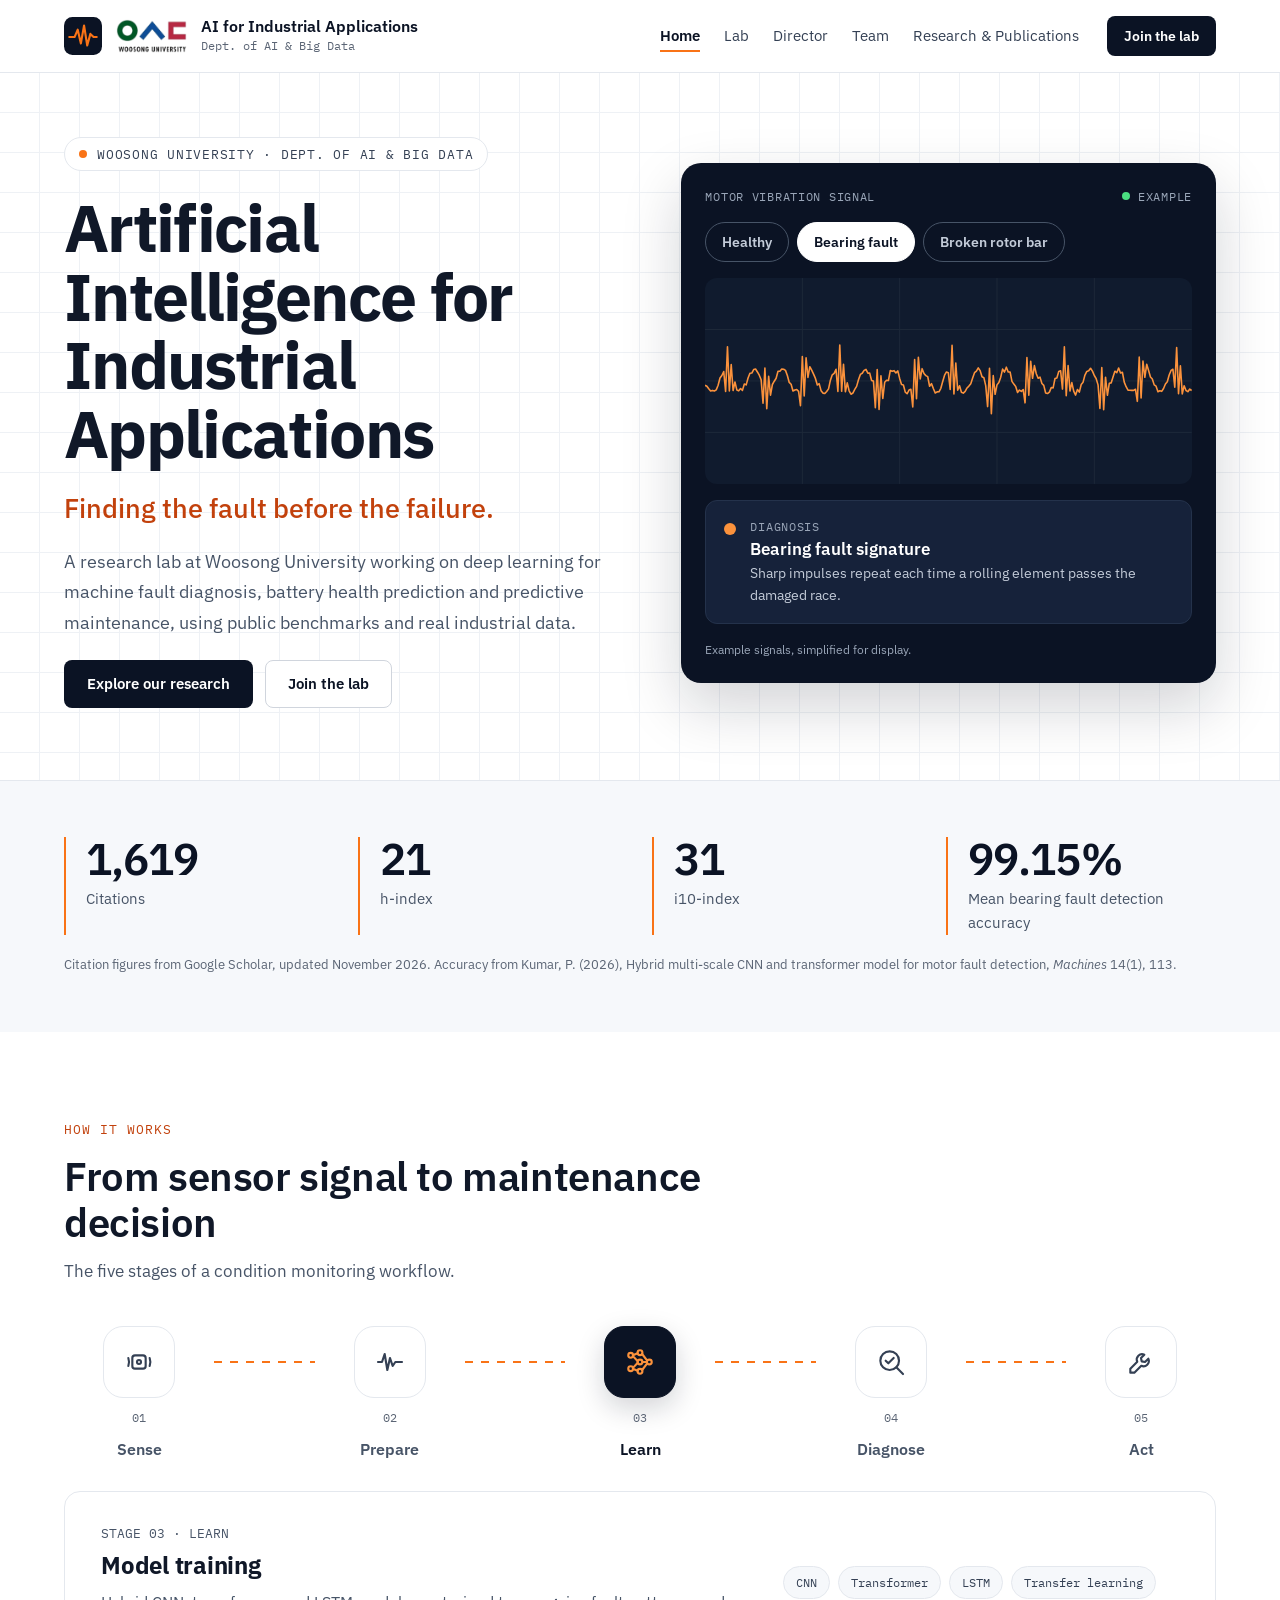
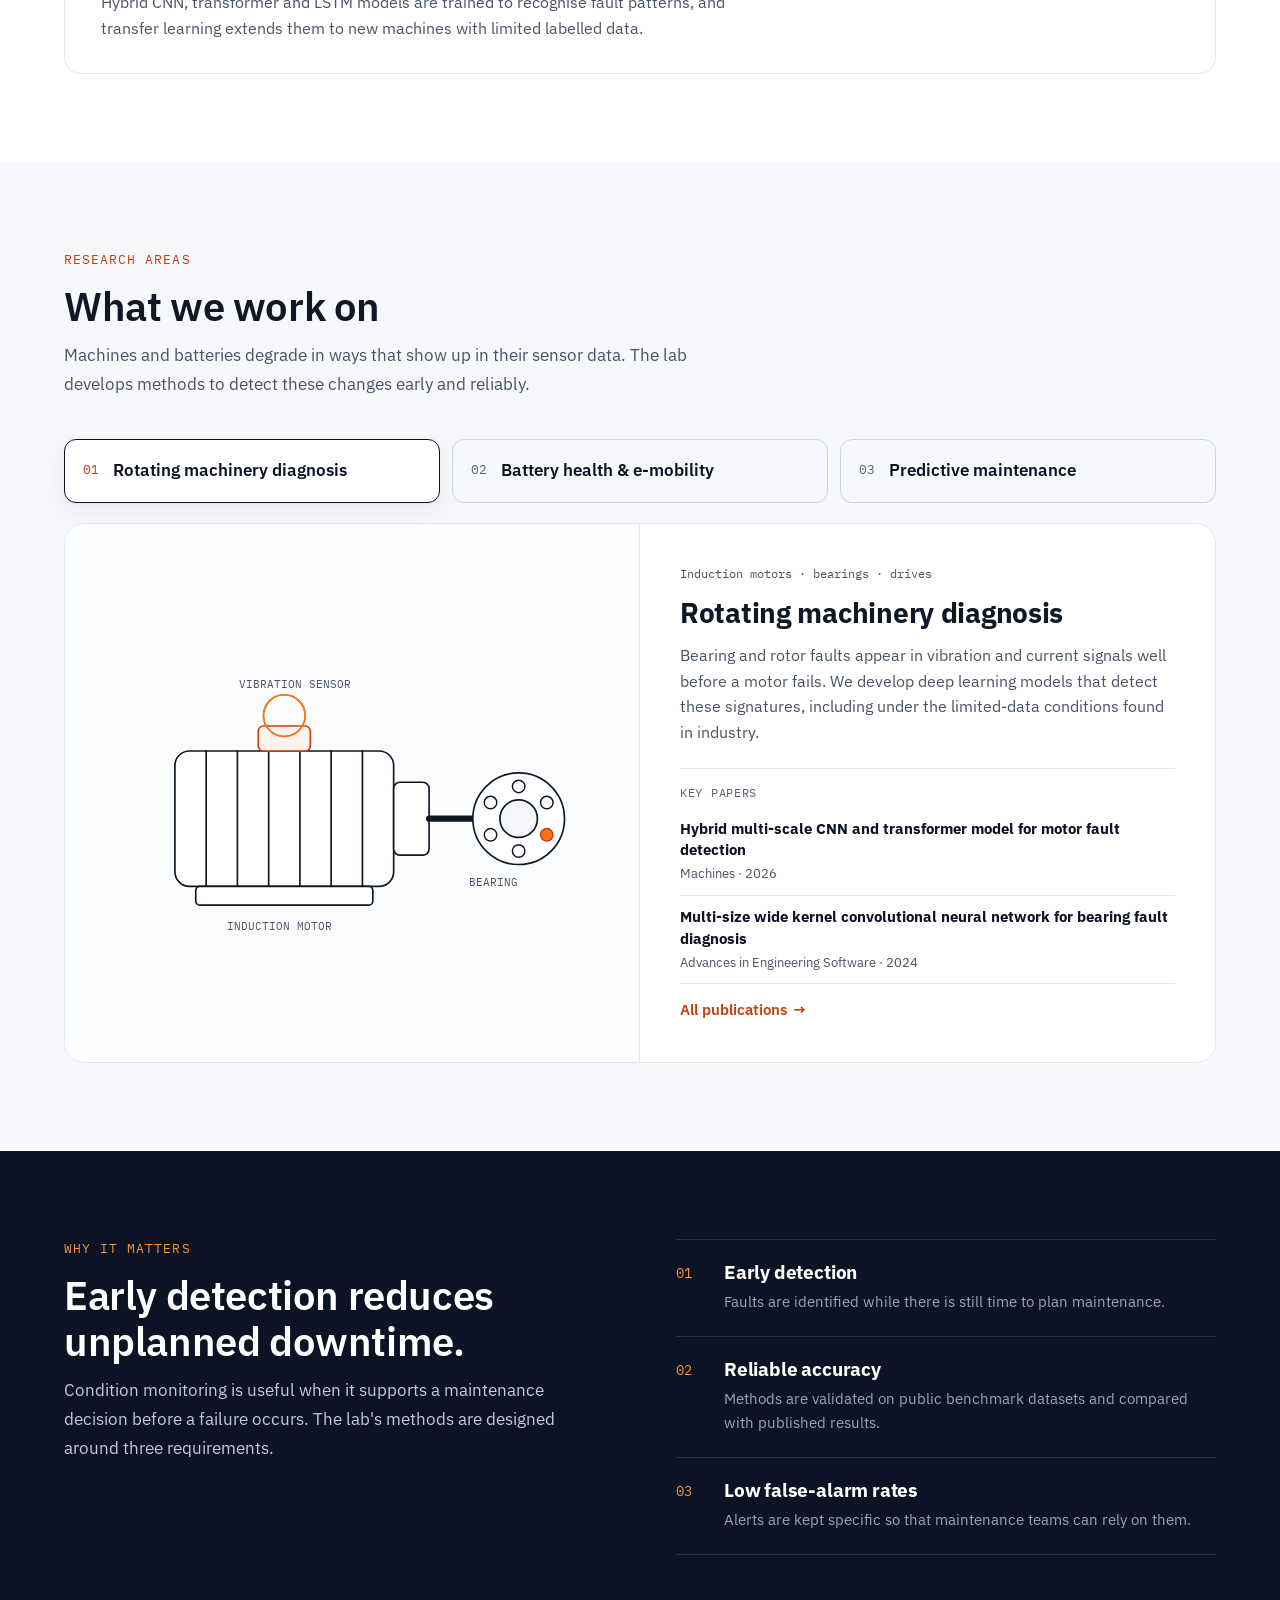
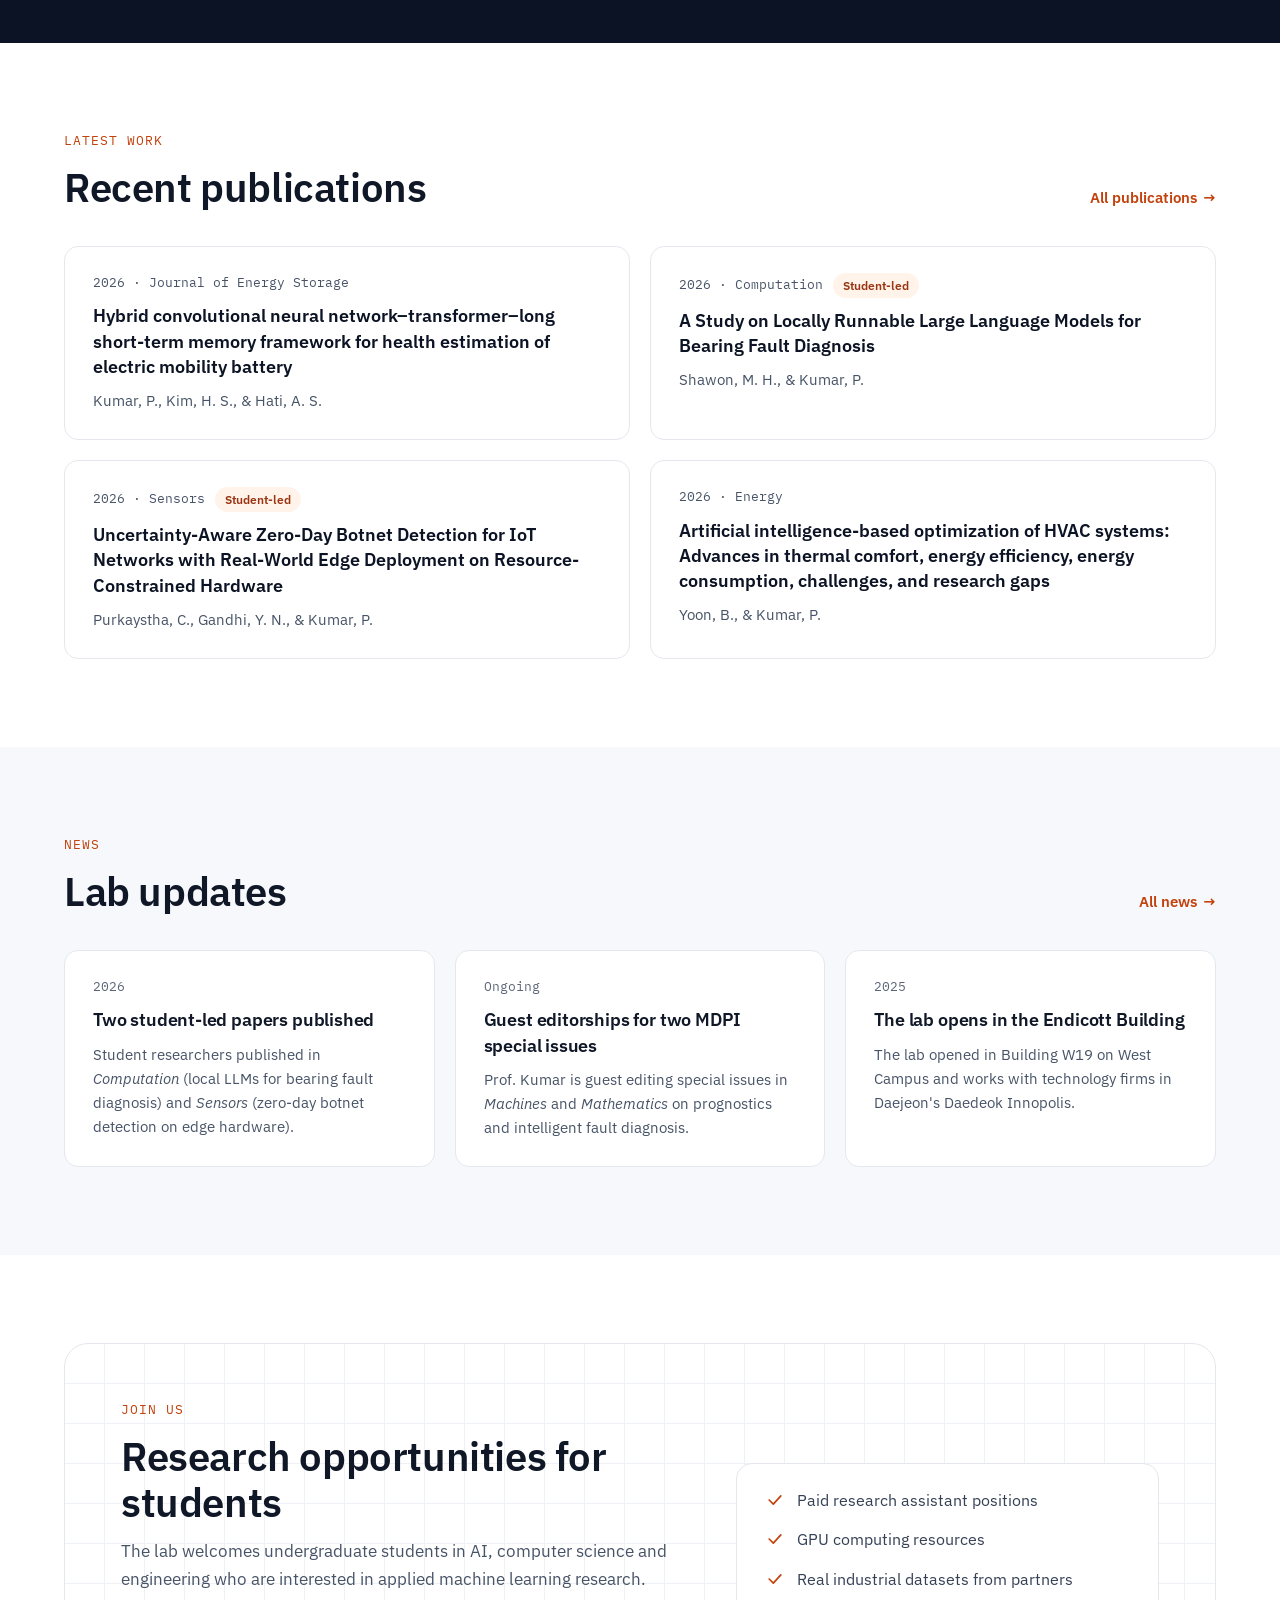
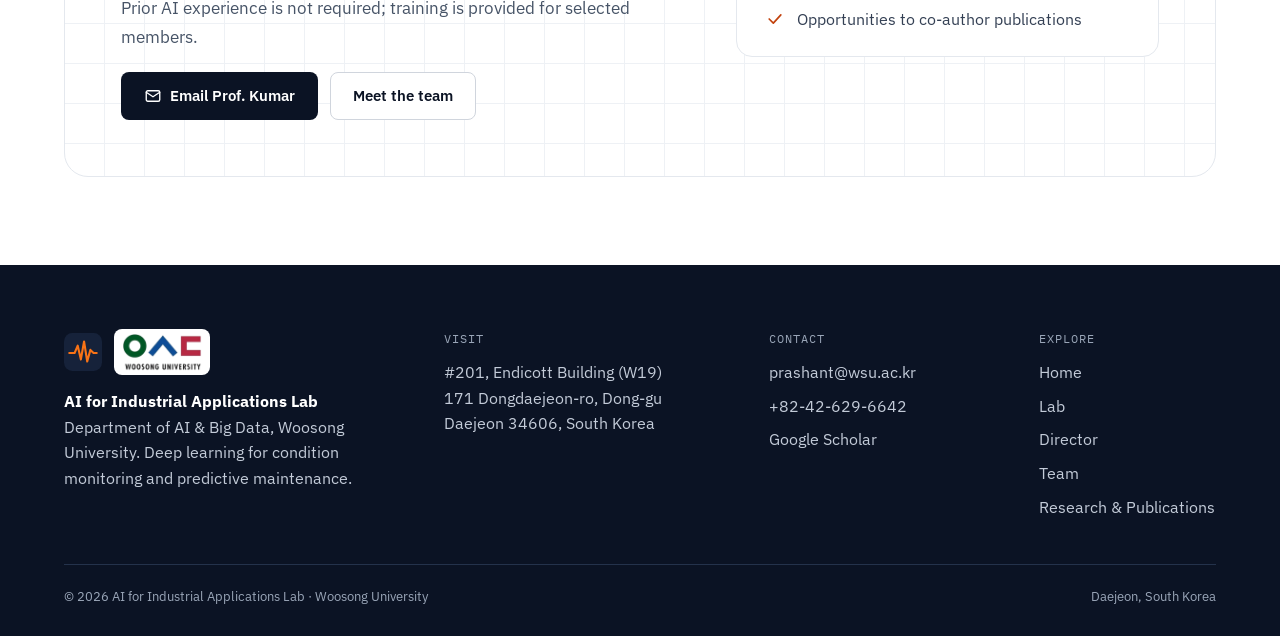
<file: index.html>
<!DOCTYPE html>
<html lang="en">
<head>
<meta charset="utf-8">
<meta name="viewport" content="width=device-width, initial-scale=1">
<title>AI for Industrial Applications Lab | Woosong University</title>
<meta name="description" content="Research lab at Woosong University working on deep learning for machine fault diagnosis, battery health prediction and predictive maintenance.">
<meta name="theme-color" content="#0B1324">
<meta property="og:type" content="website">
<meta property="og:title" content="AI for Industrial Applications Lab | Woosong University">
<meta property="og:description" content="Research lab at Woosong University working on deep learning for machine fault diagnosis, battery health prediction and predictive maintenance.">
<meta property="og:image" content="assets/img/og-image.png">
<link rel="icon" type="image/png" href="assets/img/favicon.png">
<link rel="apple-touch-icon" href="assets/img/apple-touch-icon.png">
<link rel="preconnect" href="https://fonts.googleapis.com">
<link rel="preconnect" href="https://fonts.gstatic.com" crossorigin>
<link rel="stylesheet" href="https://fonts.googleapis.com/css2?family=IBM+Plex+Mono:wght@400;500&amp;family=IBM+Plex+Sans:wght@400;500;600;700&amp;display=swap">
<link rel="stylesheet" href="assets/css/style.css">
</head>
<body>
<a class="skip-link" href="#main">Skip to content</a>
<header class="site-header">
  <div class="wrap header-inner">
    <a class="brand" href="index.html" aria-label="AI for Industrial Applications Lab, Woosong University, home">
      <svg class="brand-mark" viewBox="0 0 36 36" aria-hidden="true"><rect width="36" height="36" rx="8" fill="#0B1324"/><polyline points="5,19 10,19 13,12 16,25 19,8 22,27 25,16 28,19 31,19" fill="none" stroke="#F97316" stroke-width="2" stroke-linecap="round" stroke-linejoin="round"/></svg>
      <img class="brand-uni" src="assets/img/woosong-logo.png" alt="" width="71" height="34">
      <span class="brand-text"><span class="brand-name">AI for Industrial Applications</span><span class="brand-sub">Dept. of AI &amp; Big Data</span></span>
    </a>
    <button class="nav-toggle" type="button" aria-expanded="false" aria-controls="site-nav" aria-label="Open menu"><svg class="icon-open" viewBox="0 0 24 24" fill="none" stroke="currentColor" stroke-width="2" stroke-linecap="round" aria-hidden="true"><line x1="4" y1="7" x2="20" y2="7"/><line x1="4" y1="12" x2="20" y2="12"/><line x1="4" y1="17" x2="20" y2="17"/></svg><svg class="icon-close" viewBox="0 0 24 24" fill="none" stroke="currentColor" stroke-width="2" stroke-linecap="round" aria-hidden="true"><line x1="6" y1="6" x2="18" y2="18"/><line x1="18" y1="6" x2="6" y2="18"/></svg></button>
    <nav class="nav" id="site-nav" aria-label="Main">
      <ul class="nav-list"><li><a class="nav-link" href="index.html" aria-current="page">Home</a></li><li><a class="nav-link" href="lab.html">Lab</a></li><li><a class="nav-link" href="director.html">Director</a></li><li><a class="nav-link" href="team.html">Team</a></li><li><a class="nav-link" href="research.html">Research &amp; Publications</a></li></ul>
      <a class="btn btn-dark btn-sm" href="team.html#join">Join the lab</a>
    </nav>
  </div>
</header>
<main id="main">

<section class="hero bg-grid">
  <div class="wrap hero-grid">
    <div class="hero-copy">
      <p class="pill"><span class="dot blink"></span>Woosong University &middot; Dept. of AI &amp; Big Data</p>
      <h1 class="h1">Artificial Intelligence for Industrial Applications</h1>
      <p class="hero-tagline">Finding the fault before the failure.</p>
      <p class="hero-text">A research lab at Woosong University working on deep learning for machine fault diagnosis, battery health prediction and predictive maintenance, using public benchmarks and real industrial data.</p>
      <div class="btn-row"><a class="btn btn-dark" href="research.html">Explore our research</a><a class="btn btn-line" href="team.html#join">Join the lab</a></div>
    </div>
    <figure class="demo" id="signal-demo" style="margin:0">
      <div class="demo-top"><span>MOTOR VIBRATION SIGNAL</span><span class="live"><span class="dot"></span>EXAMPLE</span></div>
      <div class="seg" role="group" aria-label="Machine condition">
        <button type="button" data-mode="healthy" aria-pressed="false">Healthy</button>
        <button type="button" data-mode="bearing" aria-pressed="true">Bearing fault</button>
        <button type="button" data-mode="rotor" aria-pressed="false">Broken rotor bar</button>
      </div>
      <div class="scope">
        <svg viewBox="0 0 520 220" role="img" aria-label="Example vibration signal for the selected machine condition">
          <g stroke="#1F2A3A" stroke-width="1"><line x1="0" y1="55" x2="520" y2="55"/><line x1="0" y1="110" x2="520" y2="110"/><line x1="0" y1="165" x2="520" y2="165"/><line x1="104" y1="0" x2="104" y2="220"/><line x1="208" y1="0" x2="208" y2="220"/><line x1="312" y1="0" x2="312" y2="220"/><line x1="416" y1="0" x2="416" y2="220"/></g>
          <polyline id="wave" fill="none" stroke="#fb923c" stroke-width="1.7" stroke-linejoin="round"/>
        </svg>
      </div>
      <div class="readout" aria-live="polite">
        <span class="dot" id="readout-dot"></span>
        <div><div class="readout-label">DIAGNOSIS</div><div class="readout-title" id="readout-title">Bearing fault signature</div><div class="readout-text" id="readout-text">Sharp impulses repeat each time a rolling element passes the damaged race.</div></div>
      </div>
      <figcaption class="demo-note">Example signals, simplified for display.</figcaption>
    </figure>
  </div>
</section>

<section class="section-tight bg-surface" aria-label="Lab at a glance">
  <div class="wrap">
    <div class="stats" data-reveal><div class="stat"><span class="stat-num" data-count="1619" data-scholar="citations">1,619</span><span class="stat-label">Citations</span></div><div class="stat"><span class="stat-num" data-count="21" data-scholar="hIndex">21</span><span class="stat-label">h-index</span></div><div class="stat"><span class="stat-num" data-count="31" data-scholar="i10">31</span><span class="stat-label">i10-index</span></div><div class="stat"><span class="stat-num" data-count="99.15" data-decimals="2" data-suffix="%">99.15%</span><span class="stat-label">Mean bearing fault detection accuracy</span></div></div>
    <p class="source">Citation figures from Google Scholar, updated <span data-scholar-updated>November 2026</span>. Accuracy from Kumar, P. (2026), Hybrid multi-scale CNN and transformer model for motor fault detection, <em>Machines</em> 14(1), 113.</p>
  </div>
</section>

<section class="section">
  <div class="wrap">
    <div class="section-head" data-reveal><p class="eyebrow">How it works</p><h2 class="h2">From sensor signal to maintenance decision</h2><p class="lead">The five stages of a condition monitoring workflow.</p></div>
    <div data-reveal>
      <div class="pipeline" role="tablist" aria-label="Workflow stages"><button class="step" type="button" role="tab" id="step-0" aria-controls="stage-0" aria-selected="false" tabindex="-1"><span class="step-icon"><svg viewBox="0 0 24 24" fill="none" stroke="currentColor" stroke-width="1.6" stroke-linecap="round" stroke-linejoin="round" aria-hidden="true"><rect x="7" y="7" width="10" height="10" rx="2"/><path d="M4 9a9 9 0 0 1 0 6"/><path d="M20 9a9 9 0 0 1 0 6"/><circle cx="12" cy="12" r="1.5"/></svg></span><span class="step-num">01</span><span class="step-label">Sense</span></button><span class="flow" aria-hidden="true"></span><button class="step" type="button" role="tab" id="step-1" aria-controls="stage-1" aria-selected="false" tabindex="-1"><span class="step-icon"><svg viewBox="0 0 24 24" fill="none" stroke="currentColor" stroke-width="1.6" stroke-linecap="round" stroke-linejoin="round" aria-hidden="true"><polyline points="3,12 6,12 8,6 10,18 12,9 14,15 16,12 21,12"/></svg></span><span class="step-num">02</span><span class="step-label">Prepare</span></button><span class="flow" aria-hidden="true"></span><button class="step" type="button" role="tab" id="step-2" aria-controls="stage-2" aria-selected="true" tabindex="0"><span class="step-icon"><svg viewBox="0 0 24 24" fill="none" stroke="currentColor" stroke-width="1.6" stroke-linecap="round" stroke-linejoin="round" aria-hidden="true"><circle cx="5" cy="7" r="1.8"/><circle cx="5" cy="17" r="1.8"/><circle cx="12" cy="5" r="1.8"/><circle cx="12" cy="12" r="1.8"/><circle cx="12" cy="19" r="1.8"/><circle cx="19" cy="12" r="1.8"/><path d="M6.7 7.6l3.6 3.8M6.7 16.4l3.6-3.8M6.7 7l3.5-1.6M6.7 17l3.5 1.6M13.8 12h3.4M13.6 6l3.8 5M13.6 18l3.8-5"/></svg></span><span class="step-num">03</span><span class="step-label">Learn</span></button><span class="flow" aria-hidden="true"></span><button class="step" type="button" role="tab" id="step-3" aria-controls="stage-3" aria-selected="false" tabindex="-1"><span class="step-icon"><svg viewBox="0 0 24 24" fill="none" stroke="currentColor" stroke-width="1.6" stroke-linecap="round" stroke-linejoin="round" aria-hidden="true"><circle cx="11" cy="11" r="7"/><line x1="16" y1="16" x2="21" y2="21"/><polyline points="8,11 10,13 14,9"/></svg></span><span class="step-num">04</span><span class="step-label">Diagnose</span></button><span class="flow" aria-hidden="true"></span><button class="step" type="button" role="tab" id="step-4" aria-controls="stage-4" aria-selected="false" tabindex="-1"><span class="step-icon"><svg viewBox="0 0 24 24" fill="none" stroke="currentColor" stroke-width="1.6" stroke-linecap="round" stroke-linejoin="round" aria-hidden="true"><path d="M14.5 6.5a4 4 0 0 0-5.3 5.3L4 17v3h3l5.2-5.2a4 4 0 0 0 5.3-5.3l-2.5 2.5-2.5-.5-.5-2.5z"/></svg></span><span class="step-num">05</span><span class="step-label">Act</span></button></div>
      <div class="stage" role="tabpanel" id="stage-0" aria-labelledby="step-0" hidden><div><p class="stage-kicker">STAGE 01 &middot; SENSE</p><h3>Data acquisition</h3><p>Vibration, current and operational data are collected from motors, drives, batteries and building systems, using test rigs, public benchmark datasets and partner sites.</p></div><ul class="tags"><li class="tag">Vibration</li><li class="tag">Motor current</li><li class="tag">Battery cycling</li><li class="tag">HVAC data</li></ul></div><div class="stage" role="tabpanel" id="stage-1" aria-labelledby="step-1" hidden><div><p class="stage-kicker">STAGE 02 &middot; PREPARE</p><h3>Signal preprocessing</h3><p>Signals are filtered, segmented and converted into representations such as spectra, scalograms or raw sequences.</p></div><ul class="tags"><li class="tag">Spectra</li><li class="tag">Scalograms</li><li class="tag">Windowing</li></ul></div><div class="stage" role="tabpanel" id="stage-2" aria-labelledby="step-2"><div><p class="stage-kicker">STAGE 03 &middot; LEARN</p><h3>Model training</h3><p>Hybrid CNN, transformer and LSTM models are trained to recognise fault patterns, and transfer learning extends them to new machines with limited labelled data.</p></div><ul class="tags"><li class="tag">CNN</li><li class="tag">Transformer</li><li class="tag">LSTM</li><li class="tag">Transfer learning</li></ul></div><div class="stage" role="tabpanel" id="stage-3" aria-labelledby="step-3" hidden><div><p class="stage-kicker">STAGE 04 &middot; DIAGNOSE</p><h3>Fault diagnosis and health estimation</h3><p>The models identify the fault type and severity, and for batteries estimate state of health and remaining useful life.</p></div><ul class="tags"><li class="tag">Fault class</li><li class="tag">State of health</li><li class="tag">Remaining useful life</li></ul></div><div class="stage" role="tabpanel" id="stage-4" aria-labelledby="step-4" hidden><div><p class="stage-kicker">STAGE 05 &middot; ACT</p><h3>Maintenance planning</h3><p>Results support planned maintenance through early warnings with low false-alarm rates.</p></div><ul class="tags"><li class="tag">Planned maintenance</li><li class="tag">Low false alarms</li></ul></div>
    </div>
  </div>
</section>

<section class="section bg-surface">
  <div class="wrap">
    <div class="section-head" data-reveal><p class="eyebrow">Research areas</p><h2 class="h2">What we work on</h2><p class="lead">Machines and batteries degrade in ways that show up in their sensor data. The lab develops methods to detect these changes early and reliably.</p></div>
    <div data-reveal>
      <div class="area-tabs" role="tablist" aria-label="Research areas"><button class="area-tab" type="button" role="tab" id="area-tab-0" aria-controls="area-0" aria-selected="true" tabindex="0"><span class="mono">01</span>Rotating machinery diagnosis</button><button class="area-tab" type="button" role="tab" id="area-tab-1" aria-controls="area-1" aria-selected="false" tabindex="-1"><span class="mono">02</span>Battery health &amp; e-mobility</button><button class="area-tab" type="button" role="tab" id="area-tab-2" aria-controls="area-2" aria-selected="false" tabindex="-1"><span class="mono">03</span>Predictive maintenance</button></div>
      <div class="area-panel" role="tabpanel" id="area-0" aria-labelledby="area-tab-0"><div class="area-art"><svg viewBox="0 0 480 320" role="img" aria-label="Illustration: an electric motor with a vibration sensor and a monitored bearing">
<g fill="none" stroke="#0E1726" stroke-width="1.6" stroke-linecap="round" stroke-linejoin="round">
<rect x="70" y="120" width="210" height="130" rx="14" fill="#FFFFFF"/>
<line x1="100" y1="120" x2="100" y2="250"/><line x1="130" y1="120" x2="130" y2="250"/><line x1="160" y1="120" x2="160" y2="250"/><line x1="190" y1="120" x2="190" y2="250"/><line x1="220" y1="120" x2="220" y2="250"/><line x1="250" y1="120" x2="250" y2="250"/>
<rect x="280" y="150" width="34" height="70" rx="6" fill="#FFFFFF"/><line x1="314" y1="185" x2="380" y2="185" stroke-width="6"/>
<rect x="90" y="250" width="170" height="18" rx="4" fill="#FFFFFF"/><rect x="150" y="96" width="50" height="24" rx="5" fill="#FFF4ED" stroke="#C2410C"/></g>
<circle class="pulse" cx="175" cy="86" r="20" fill="none" stroke="#F97316" stroke-width="1.5"/><circle class="pulse-2" cx="175" cy="86" r="20" fill="none" stroke="#F97316" stroke-width="1.5"/>
<g transform="translate(400 185)"><circle r="44" fill="#FFFFFF" stroke="#0E1726" stroke-width="1.6"/><circle r="18" fill="#F5F7FA" stroke="#0E1726" stroke-width="1.6"/>
<g class="spin"><circle cx="0" cy="-31" r="6" fill="#FFFFFF" stroke="#0E1726" stroke-width="1.4"/><circle cx="27" cy="-15.5" r="6" fill="#FFFFFF" stroke="#0E1726" stroke-width="1.4"/><circle cx="27" cy="15.5" r="6" fill="#F97316" stroke="#C2410C" stroke-width="1.4"/><circle cx="0" cy="31" r="6" fill="#FFFFFF" stroke="#0E1726" stroke-width="1.4"/><circle cx="-27" cy="15.5" r="6" fill="#FFFFFF" stroke="#0E1726" stroke-width="1.4"/><circle cx="-27" cy="-15.5" r="6" fill="#FFFFFF" stroke="#0E1726" stroke-width="1.4"/></g></g>
<g font-family="IBM Plex Mono, monospace" font-size="11" fill="#475467"><text x="132" y="60">VIBRATION SENSOR</text><text x="352" y="250">BEARING</text><text x="120" y="292">INDUCTION MOTOR</text></g></svg></div><div class="area-body"><p class="mono muted" style="font-size:12px">Induction motors &middot; bearings &middot; drives</p><h3>Rotating machinery diagnosis</h3><p>Bearing and rotor faults appear in vibration and current signals well before a motor fails. We develop deep learning models that detect these signatures, including under the limited-data conditions found in industry.</p><ul class="papers"><li><span class="papers-label">KEY PAPERS</span></li><li><a href="https://scholar.google.com/scholar?q=Hybrid%20multi-scale%20CNN%20and%20transformer%20model%20for%20motor%20fault%20detection" target="_blank" rel="noopener"><strong>Hybrid multi-scale CNN and transformer model for motor fault detection</strong><span>Machines &middot; 2026</span></a></li><li><a href="https://scholar.google.com/scholar?q=Multi-size%20wide%20kernel%20convolutional%20neural%20network%20for%20bearing%20fault%20diagnosis" target="_blank" rel="noopener"><strong>Multi-size wide kernel convolutional neural network for bearing fault diagnosis</strong><span>Advances in Engineering Software &middot; 2024</span></a></li></ul><a class="link-arrow" href="research.html#publications">All publications</a></div></div><div class="area-panel" role="tabpanel" id="area-1" aria-labelledby="area-tab-1" hidden><div class="area-art"><svg viewBox="0 0 480 320" role="img" aria-label="Illustration: a battery pack with one weakening cell and a capacity fade curve">
<g fill="none" stroke="#0E1726" stroke-width="1.6" stroke-linejoin="round"><rect x="40" y="70" width="220" height="180" rx="16" fill="#FFFFFF"/>
<rect x="62" y="92" width="40" height="64" rx="6" fill="#F5F7FA"/><rect x="112" y="92" width="40" height="64" rx="6" fill="#F5F7FA"/><rect x="162" y="92" width="40" height="64" rx="6" fill="#FFF4ED" stroke="#C2410C"/><rect x="212" y="92" width="40" height="64" rx="6" fill="#F5F7FA"/>
<rect x="62" y="166" width="40" height="64" rx="6" fill="#F5F7FA"/><rect x="112" y="166" width="40" height="64" rx="6" fill="#F5F7FA"/><rect x="162" y="166" width="40" height="64" rx="6" fill="#F5F7FA"/><rect x="212" y="166" width="40" height="64" rx="6" fill="#F5F7FA"/></g>
<rect class="blink" x="170" y="132" width="24" height="16" rx="3" fill="#F97316"/>
<rect x="70" y="112" width="24" height="36" rx="3" fill="#7DA3C7"/><rect x="120" y="108" width="24" height="40" rx="3" fill="#7DA3C7"/><rect x="220" y="110" width="24" height="38" rx="3" fill="#7DA3C7"/>
<rect x="70" y="184" width="24" height="38" rx="3" fill="#7DA3C7"/><rect x="120" y="186" width="24" height="36" rx="3" fill="#7DA3C7"/><rect x="170" y="182" width="24" height="40" rx="3" fill="#7DA3C7"/><rect x="220" y="184" width="24" height="38" rx="3" fill="#7DA3C7"/>
<g fill="none" stroke="#0E1726" stroke-width="1.4" stroke-linecap="round"><line x1="300" y1="80" x2="300" y2="240"/><line x1="300" y1="240" x2="450" y2="240"/></g>
<path d="M300 92 C 340 96, 370 104, 395 124 S 430 170, 448 214" fill="none" stroke="#C2410C" stroke-width="2.2" stroke-linecap="round"/>
<line x1="300" y1="170" x2="450" y2="170" stroke="#98A2B3" stroke-dasharray="4 4"/>
<g font-family="IBM Plex Mono, monospace" font-size="11" fill="#475467"><text x="306" y="74">CAPACITY</text><text x="398" y="258">CYCLES</text><text x="380" y="164">END OF LIFE</text><text x="70" y="276">CELL-LEVEL STATE OF HEALTH</text></g></svg></div><div class="area-body"><p class="mono muted" style="font-size:12px">State of health &middot; remaining useful life</p><h3>Battery health &amp; e-mobility</h3><p>Mobility batteries degrade non-linearly and unevenly across cells. We estimate state of health and remaining useful life from operational data, combining convolutional, transformer and recurrent architectures.</p><ul class="papers"><li><span class="papers-label">KEY PAPERS</span></li><li><a href="https://scholar.google.com/scholar?q=Hybrid%20convolutional%20neural%20network%E2%80%93transformer%E2%80%93long%20short-term%20memory%20framework%20for%20health%20estimation%20of%20electric%20mobility%20battery" target="_blank" rel="noopener"><strong>Hybrid convolutional neural network–transformer–long short-term memory framework for health estimation of electric mobility battery</strong><span>Journal of Energy Storage &middot; 2026</span></a></li><li><a href="https://scholar.google.com/scholar?q=A%20systematic%20review%20of%20prognostics%20and%20health%20management%20in%20mobility%20batteries" target="_blank" rel="noopener"><strong>A systematic review of prognostics and health management in mobility batteries</strong><span>Int. J. Precision Engineering and Manufacturing-Green Technology &middot; 2026</span></a></li></ul><a class="link-arrow" href="research.html#publications">All publications</a></div></div><div class="area-panel" role="tabpanel" id="area-2" aria-labelledby="area-tab-2" hidden><div class="area-art"><svg viewBox="0 0 480 320" role="img" aria-label="Illustration: a production line with sensors feeding a maintenance dashboard alert">
<g fill="none" stroke="#0E1726" stroke-width="1.6" stroke-linecap="round" stroke-linejoin="round">
<rect x="30" y="220" width="260" height="22" rx="11" fill="#FFFFFF"/><circle cx="44" cy="231" r="6"/><circle cx="276" cy="231" r="6"/>
<rect x="60" y="192" width="34" height="28" rx="4" fill="#F5F7FA"/><rect x="140" y="192" width="34" height="28" rx="4" fill="#F5F7FA"/><rect x="220" y="192" width="34" height="28" rx="4" fill="#F5F7FA"/>
<rect x="104" y="150" width="30" height="16" rx="3" fill="#FFFFFF"/><path d="M119 150 L 140 104 L 190 92 L 200 120"/><circle cx="140" cy="104" r="6" fill="#FFFFFF"/><circle cx="190" cy="92" r="6" fill="#FFFFFF"/><path d="M194 120 l6 10 l6 -10"/>
<rect x="320" y="70" width="136" height="170" rx="12" fill="#FFFFFF"/><line x1="336" y1="96" x2="400" y2="96"/><polyline points="336,150 352,142 368,146 384,130 400,136 416,112 440,118" stroke="#7DA3C7"/></g>
<line class="belt" x1="40" y1="244" x2="280" y2="244" stroke="#98A2B3" stroke-width="2" stroke-dasharray="6 6"/>
<g fill="none" stroke="#F97316" stroke-width="1.4" stroke-dasharray="3 5"><path d="M190 86 C 240 40, 300 50, 320 90"/><path d="M254 206 C 290 206, 300 190, 320 180"/></g>
<circle cx="190" cy="86" r="4" fill="#F97316"/><circle cx="254" cy="206" r="4" fill="#F97316"/>
<rect class="blink" x="336" y="186" width="104" height="34" rx="8" fill="#FFF4ED" stroke="#C2410C" stroke-width="1.4"/>
<g font-family="IBM Plex Mono, monospace" font-size="11"><text x="345" y="207" fill="#9A3412">SERVICE ALERT</text><text x="336" y="88" fill="#475467">LINE 3 · HEALTH</text><text x="60" y="276" fill="#475467">SMART FACTORY LINE</text></g></svg></div><div class="area-body"><p class="mono muted" style="font-size:12px">Industry 4.0 &middot; smart factory</p><h3>Predictive maintenance</h3><p>Predictive maintenance methods with low false-alarm rates under real operating conditions, covering ventilation systems, manufacturing lines and safety monitoring.</p><ul class="papers"><li><span class="papers-label">KEY PAPERS</span></li><li><a href="https://scholar.google.com/scholar?q=Review%20on%20prognostics%20and%20health%20management%20in%20smart%20factory%3A%20From%20conventional%20to%20deep%20learning%20perspectives" target="_blank" rel="noopener"><strong>Review on prognostics and health management in smart factory: From conventional to deep learning perspectives</strong><span>Engineering Applications of Artificial Intelligence &middot; 2023</span></a></li><li><a href="https://scholar.google.com/scholar?q=Fault%20detection%20and%20diagnosis%20in%20air-handling%20unit%20%28AHU%29%20using%20improved%20hybrid%201D%20convolutional%20neural%20network" target="_blank" rel="noopener"><strong>Fault detection and diagnosis in air-handling unit (AHU) using improved hybrid 1D convolutional neural network</strong><span>Systems &middot; 2025</span></a></li></ul><a class="link-arrow" href="research.html#publications">All publications</a></div></div>
    </div>
  </div>
</section>

<section class="section bg-dark">
  <div class="wrap split">
    <div class="section-head" style="margin:0" data-reveal><p class="eyebrow">Why it matters</p><h2 class="h2">Early detection reduces unplanned downtime.</h2><p class="lead">Condition monitoring is useful when it supports a maintenance decision before a failure occurs. The lab&#39;s methods are designed around three requirements.</p></div>
    <ol class="numbered" data-reveal>
      <li><span class="n">01</span><div><h3>Early detection</h3><p>Faults are identified while there is still time to plan maintenance.</p></div></li>
      <li><span class="n">02</span><div><h3>Reliable accuracy</h3><p>Methods are validated on public benchmark datasets and compared with published results.</p></div></li>
      <li><span class="n">03</span><div><h3>Low false-alarm rates</h3><p>Alerts are kept specific so that maintenance teams can rely on them.</p></div></li>
    </ol>
  </div>
</section>

<section class="section">
  <div class="wrap">
    <div class="section-head-row" data-reveal><div class="section-head"><p class="eyebrow">Latest work</p><h2 class="h2">Recent publications</h2></div><a class="link-arrow" href="research.html#publications">All publications</a></div>
    <div class="cards cards-2" id="recent-pubs" data-limit="4" data-reveal><a class="card" href="https://scholar.google.com/scholar?q=Hybrid%20convolutional%20neural%20network%E2%80%93transformer%E2%80%93long%20short-term%20memory%20framework%20for%20health%20estimation%20of%20electric%20mobility%20battery" target="_blank" rel="noopener"><span class="card-meta">2026 &middot; Journal of Energy Storage</span><span class="card-title">Hybrid convolutional neural network–transformer–long short-term memory framework for health estimation of electric mobility battery</span><span class="card-text">Kumar, P., Kim, H. S., &amp; Hati, A. S.</span></a><a class="card" href="https://scholar.google.com/scholar?q=A%20Study%20on%20Locally%20Runnable%20Large%20Language%20Models%20for%20Bearing%20Fault%20Diagnosis" target="_blank" rel="noopener"><span class="card-meta">2026 &middot; Computation <span class="badge">Student-led</span></span><span class="card-title">A Study on Locally Runnable Large Language Models for Bearing Fault Diagnosis</span><span class="card-text">Shawon, M. H., &amp; Kumar, P.</span></a><a class="card" href="https://scholar.google.com/scholar?q=Uncertainty-Aware%20Zero-Day%20Botnet%20Detection%20for%20IoT%20Networks%20with%20Real-World%20Edge%20Deployment%20on%20Resource-Constrained%20Hardware" target="_blank" rel="noopener"><span class="card-meta">2026 &middot; Sensors <span class="badge">Student-led</span></span><span class="card-title">Uncertainty-Aware Zero-Day Botnet Detection for IoT Networks with Real-World Edge Deployment on Resource-Constrained Hardware</span><span class="card-text">Purkaystha, C., Gandhi, Y. N., &amp; Kumar, P.</span></a><a class="card" href="https://scholar.google.com/scholar?q=Artificial%20intelligence-based%20optimization%20of%20HVAC%20systems%3A%20Advances%20in%20thermal%20comfort%2C%20energy%20efficiency%2C%20energy%20consumption%2C%20challenges%2C%20and%20research%20gaps" target="_blank" rel="noopener"><span class="card-meta">2026 &middot; Energy</span><span class="card-title">Artificial intelligence-based optimization of HVAC systems: Advances in thermal comfort, energy efficiency, energy consumption, challenges, and research gaps</span><span class="card-text">Yoon, B., &amp; Kumar, P.</span></a></div>
  </div>
</section>

<section class="section bg-surface">
  <div class="wrap">
    <div class="section-head-row" data-reveal><div class="section-head"><p class="eyebrow">News</p><h2 class="h2">Lab updates</h2></div><a class="link-arrow" href="lab.html#news">All news</a></div>
    <div class="cards cards-3" data-reveal><article class="card card-lift"><span class="date">2026</span><h3 class="card-title">Two student-led papers published</h3><p class="card-text">Student researchers published in <em>Computation</em> (local LLMs for bearing fault diagnosis) and <em>Sensors</em> (zero-day botnet detection on edge hardware).</p></article><article class="card card-lift"><span class="date">Ongoing</span><h3 class="card-title">Guest editorships for two MDPI special issues</h3><p class="card-text">Prof. Kumar is guest editing special issues in <em>Machines</em> and <em>Mathematics</em> on prognostics and intelligent fault diagnosis.</p></article><article class="card card-lift"><span class="date">2025</span><h3 class="card-title">The lab opens in the Endicott Building</h3><p class="card-text">The lab opened in Building W19 on West Campus and works with technology firms in Daejeon&#39;s Daedeok Innopolis.</p></article></div>
  </div>
</section>

<section class="section">
  <div class="wrap">
    <div class="cta bg-grid" data-reveal>
      <div class="section-head" style="margin:0">
        <p class="eyebrow">Join us</p>
        <h2 class="h2">Research opportunities for students</h2>
        <p class="lead">The lab welcomes undergraduate students in AI, computer science and engineering who are interested in applied machine learning research. Prior AI experience is not required; training is provided for selected members.</p>
        <div class="btn-row" style="margin-top:8px"><a class="btn btn-dark" href="mailto:prashant@wsu.ac.kr?subject=Joining%20the%20AI%20for%20Industrial%20Applications%20Lab"><svg viewBox="0 0 24 24" fill="none" stroke="currentColor" stroke-width="1.8" stroke-linecap="round" stroke-linejoin="round" aria-hidden="true"><rect x="3" y="5" width="18" height="14" rx="2"/><polyline points="3,7 12,13 21,7"/></svg>Email Prof. Kumar</a><a class="btn btn-line" href="team.html">Meet the team</a></div>
      </div>
      <ul class="checks"><li><svg viewBox="0 0 24 24" fill="none" stroke="currentColor" stroke-width="2" stroke-linecap="round" stroke-linejoin="round" aria-hidden="true"><polyline points="5,12 10,17 19,7"/></svg><span>Paid research assistant positions</span></li><li><svg viewBox="0 0 24 24" fill="none" stroke="currentColor" stroke-width="2" stroke-linecap="round" stroke-linejoin="round" aria-hidden="true"><polyline points="5,12 10,17 19,7"/></svg><span>GPU computing resources</span></li><li><svg viewBox="0 0 24 24" fill="none" stroke="currentColor" stroke-width="2" stroke-linecap="round" stroke-linejoin="round" aria-hidden="true"><polyline points="5,12 10,17 19,7"/></svg><span>Real industrial datasets from partners</span></li><li><svg viewBox="0 0 24 24" fill="none" stroke="currentColor" stroke-width="2" stroke-linecap="round" stroke-linejoin="round" aria-hidden="true"><polyline points="5,12 10,17 19,7"/></svg><span>Opportunities to co-author publications</span></li></ul>
    </div>
  </div>
</section>

</main>
<footer class="site-footer">
  <div class="wrap">
    <div class="footer-grid">
      <div>
        <div class="footer-brand"><svg class="brand-mark" viewBox="0 0 36 36" aria-hidden="true"><rect width="36" height="36" rx="8" fill="#16223A"/><polyline points="5,19 10,19 13,12 16,25 19,8 22,27 25,16 28,19 31,19" fill="none" stroke="#F97316" stroke-width="2" stroke-linecap="round" stroke-linejoin="round"/></svg><img class="brand-uni" src="assets/img/woosong-logo.png" alt="Woosong University" width="80" height="38"></div>
        <p><strong style="color:#fff">AI for Industrial Applications Lab</strong><br>Department of AI &amp; Big Data, Woosong University. Deep learning for condition monitoring and predictive maintenance.</p>
      </div>
      <div>
        <span class="footer-title">VISIT</span>
        <p>#201, Endicott Building (W19)<br>171 Dongdaejeon-ro, Dong-gu<br>Daejeon 34606, South Korea</p>
      </div>
      <div>
        <span class="footer-title">CONTACT</span>
        <ul class="footer-links"><li><a href="mailto:prashant@wsu.ac.kr">prashant@wsu.ac.kr</a></li><li><a href="tel:+82426296642">+82-42-629-6642</a></li><li><a href="https://scholar.google.com/citations?user=eoWbI1oAAAAJ&amp;hl=en" target="_blank" rel="noopener">Google Scholar</a></li></ul>
      </div>
      <div>
        <span class="footer-title">EXPLORE</span>
        <ul class="footer-links"><li><a href="index.html">Home</a></li><li><a href="lab.html">Lab</a></li><li><a href="director.html">Director</a></li><li><a href="team.html">Team</a></li><li><a href="research.html">Research &amp; Publications</a></li></ul>
      </div>
    </div>
    <div class="footer-bottom"><span>&copy; <span data-year>2026</span> AI for Industrial Applications Lab &middot; Woosong University</span><span>Daejeon, South Korea</span></div>
  </div>
</footer>
<button class="to-top" type="button" aria-label="Back to top"><svg viewBox="0 0 24 24" fill="none" stroke="currentColor" stroke-width="2" stroke-linecap="round" stroke-linejoin="round" aria-hidden="true"><polyline points="6,14 12,8 18,14"/></svg></button>
<script type="application/ld+json">
{"@context":"https://schema.org","@type":"ResearchOrganization","name":"AI for Industrial Applications Lab","alternateName":"Artificial Intelligence for Industrial Applications","description":"Research lab at Woosong University working on deep learning for machine fault diagnosis, battery health prediction and predictive maintenance.","parentOrganization":{"@type":"CollegeOrUniversity","name":"Woosong University"},"address":{"@type":"PostalAddress","streetAddress":"171 Dongdaejeon-ro, Dong-gu","addressLocality":"Daejeon","postalCode":"34606","addressCountry":"KR"},"email":"prashant@wsu.ac.kr","telephone":"+82-42-629-6642","founder":{"@type":"Person","name":"Prashant Kumar","jobTitle":"Assistant Professor"}}
</script>
<script src="assets/js/publications.js" defer></script>
<script src="assets/js/main.js" defer></script>
</body>
</html>
</file>
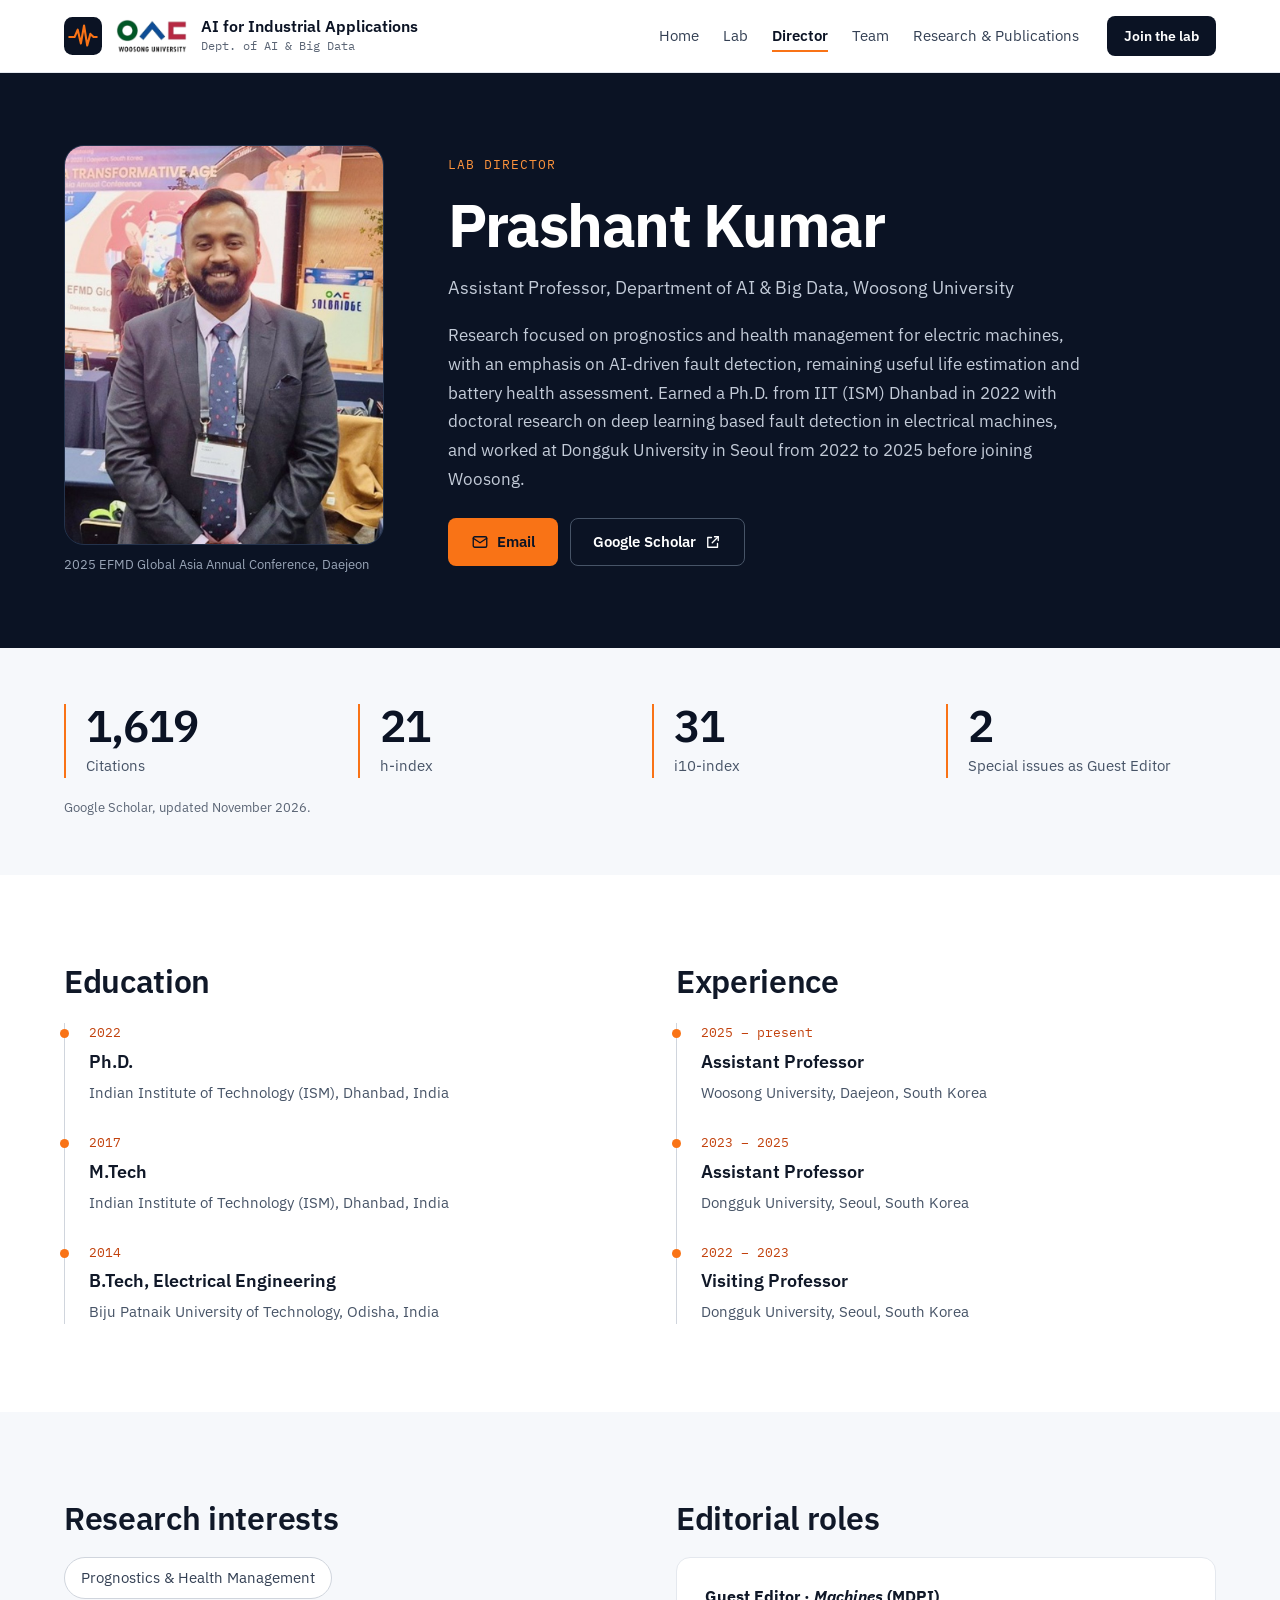
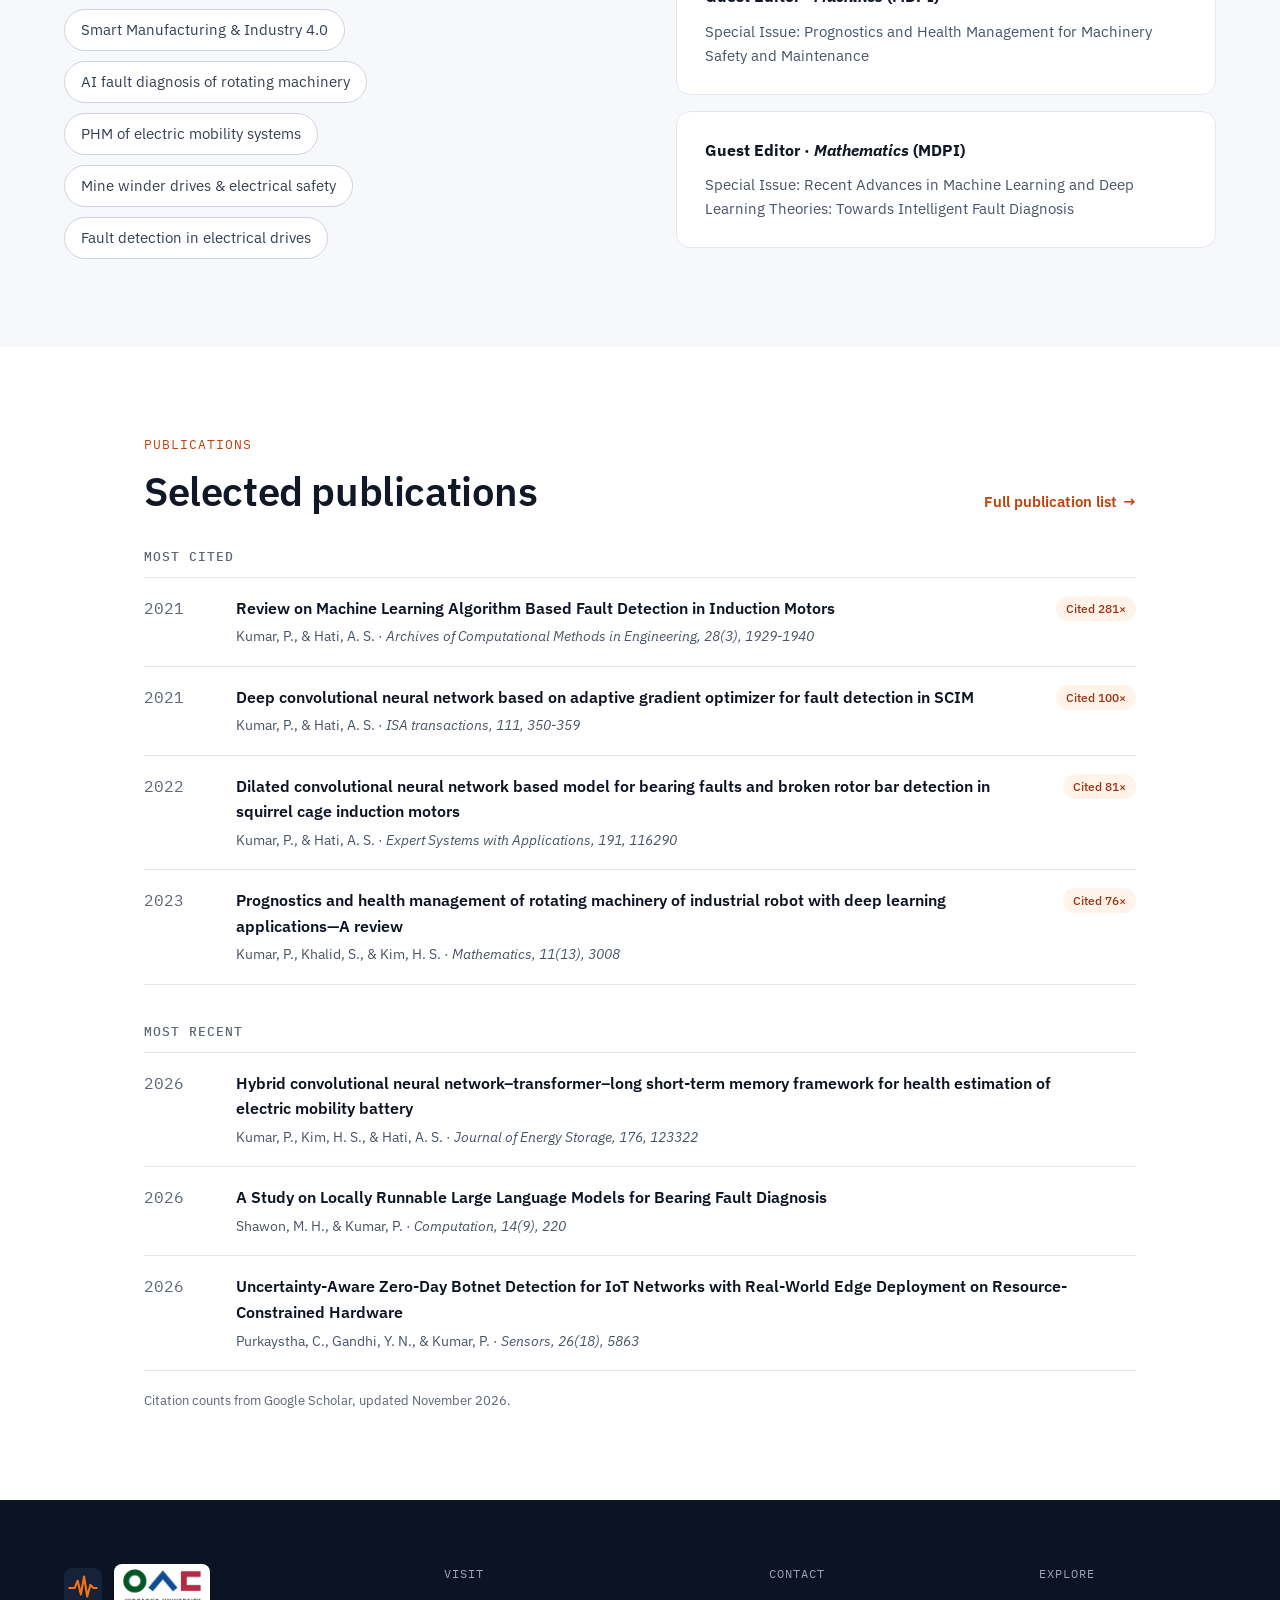
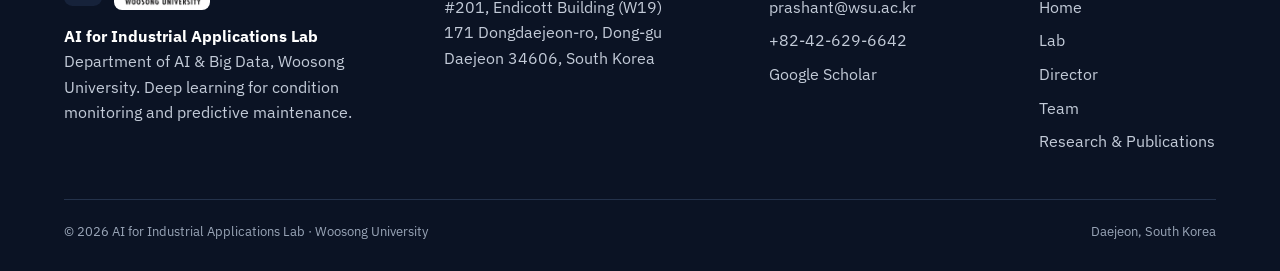
<file: director.html>
<!DOCTYPE html>
<html lang="en">
<head>
<meta charset="utf-8">
<meta name="viewport" content="width=device-width, initial-scale=1">
<title>Prof. Prashant Kumar | AI for Industrial Applications Lab</title>
<meta name="description" content="Prof. Prashant Kumar, Assistant Professor at Woosong University: prognostics and health management, AI fault detection and battery health.">
<meta name="theme-color" content="#0B1324">
<meta property="og:type" content="website">
<meta property="og:title" content="Prof. Prashant Kumar | AI for Industrial Applications Lab">
<meta property="og:description" content="Prof. Prashant Kumar, Assistant Professor at Woosong University: prognostics and health management, AI fault detection and battery health.">
<meta property="og:image" content="assets/img/og-image.png">
<link rel="icon" type="image/png" href="assets/img/favicon.png">
<link rel="apple-touch-icon" href="assets/img/apple-touch-icon.png">
<link rel="preconnect" href="https://fonts.googleapis.com">
<link rel="preconnect" href="https://fonts.gstatic.com" crossorigin>
<link rel="stylesheet" href="https://fonts.googleapis.com/css2?family=IBM+Plex+Mono:wght@400;500&amp;family=IBM+Plex+Sans:wght@400;500;600;700&amp;display=swap">
<link rel="stylesheet" href="assets/css/style.css">
</head>
<body>
<a class="skip-link" href="#main">Skip to content</a>
<header class="site-header">
  <div class="wrap header-inner">
    <a class="brand" href="index.html" aria-label="AI for Industrial Applications Lab, Woosong University, home">
      <svg class="brand-mark" viewBox="0 0 36 36" aria-hidden="true"><rect width="36" height="36" rx="8" fill="#0B1324"/><polyline points="5,19 10,19 13,12 16,25 19,8 22,27 25,16 28,19 31,19" fill="none" stroke="#F97316" stroke-width="2" stroke-linecap="round" stroke-linejoin="round"/></svg>
      <img class="brand-uni" src="assets/img/woosong-logo.png" alt="" width="71" height="34">
      <span class="brand-text"><span class="brand-name">AI for Industrial Applications</span><span class="brand-sub">Dept. of AI &amp; Big Data</span></span>
    </a>
    <button class="nav-toggle" type="button" aria-expanded="false" aria-controls="site-nav" aria-label="Open menu"><svg class="icon-open" viewBox="0 0 24 24" fill="none" stroke="currentColor" stroke-width="2" stroke-linecap="round" aria-hidden="true"><line x1="4" y1="7" x2="20" y2="7"/><line x1="4" y1="12" x2="20" y2="12"/><line x1="4" y1="17" x2="20" y2="17"/></svg><svg class="icon-close" viewBox="0 0 24 24" fill="none" stroke="currentColor" stroke-width="2" stroke-linecap="round" aria-hidden="true"><line x1="6" y1="6" x2="18" y2="18"/><line x1="18" y1="6" x2="6" y2="18"/></svg></button>
    <nav class="nav" id="site-nav" aria-label="Main">
      <ul class="nav-list"><li><a class="nav-link" href="index.html">Home</a></li><li><a class="nav-link" href="lab.html">Lab</a></li><li><a class="nav-link" href="director.html" aria-current="page">Director</a></li><li><a class="nav-link" href="team.html">Team</a></li><li><a class="nav-link" href="research.html">Research &amp; Publications</a></li></ul>
      <a class="btn btn-dark btn-sm" href="team.html#join">Join the lab</a>
    </nav>
  </div>
</header>
<main id="main">

<section class="bg-dark">
  <div class="wrap profile">
    <figure style="margin:0"><div class="portrait"><img src="assets/img/people/prashant-kumar.jpg" alt="Prof. Prashant Kumar" data-fallback="PK" loading="lazy"></div><figcaption class="caption">2025 EFMD Global Asia Annual Conference, Daejeon</figcaption></figure>
    <div style="display:flex;flex-direction:column;gap:18px">
      <p class="eyebrow">Lab Director</p>
      <h1 class="h1" style="font-size:clamp(38px,4.8vw,60px)">Prashant Kumar</h1>
      <p style="font-size:18px;color:var(--on-dark-2)">Assistant Professor, Department of AI &amp; Big Data, Woosong University</p>
      <p class="lead" style="max-width:640px">Research focused on prognostics and health management for electric machines, with an emphasis on AI-driven fault detection, remaining useful life estimation and battery health assessment. Earned a Ph.D. from IIT (ISM) Dhanbad in 2022 with doctoral research on deep learning based fault detection in electrical machines, and worked at Dongguk University in Seoul from 2022 to 2025 before joining Woosong.</p>
      <div class="btn-row" style="margin-top:6px"><a class="btn btn-accent" href="mailto:prashant@wsu.ac.kr"><svg viewBox="0 0 24 24" fill="none" stroke="currentColor" stroke-width="1.8" stroke-linecap="round" stroke-linejoin="round" aria-hidden="true"><rect x="3" y="5" width="18" height="14" rx="2"/><polyline points="3,7 12,13 21,7"/></svg>Email</a><a class="btn btn-ghost" href="https://scholar.google.com/citations?user=eoWbI1oAAAAJ&amp;hl=en" target="_blank" rel="noopener">Google Scholar <svg viewBox="0 0 24 24" fill="none" stroke="currentColor" stroke-width="1.8" stroke-linecap="round" stroke-linejoin="round" aria-hidden="true"><path d="M14 5h5v5"/><path d="M19 5l-8 8"/><path d="M18 14v5H5V6h5"/></svg></a></div>
    </div>
  </div>
</section>

<section class="section-tight bg-surface" aria-label="Research impact">
  <div class="wrap">
    <div class="stats" data-reveal><div class="stat"><span class="stat-num" data-count="1619" data-scholar="citations">1,619</span><span class="stat-label">Citations</span></div><div class="stat"><span class="stat-num" data-count="21" data-scholar="hIndex">21</span><span class="stat-label">h-index</span></div><div class="stat"><span class="stat-num" data-count="31" data-scholar="i10">31</span><span class="stat-label">i10-index</span></div><div class="stat"><span class="stat-num" data-count="2">2</span><span class="stat-label">Special issues as Guest Editor</span></div></div>
    <p class="source">Google Scholar, updated <span data-scholar-updated>November 2026</span>.</p>
  </div>
</section>

<section class="section">
  <div class="wrap split" data-reveal>
    <div><h2 class="h2" style="font-size:32px;margin-bottom:24px">Education</h2><ol class="timeline"><li><span class="when">2022</span><span class="what">Ph.D.</span><span class="where">Indian Institute of Technology (ISM), Dhanbad, India</span></li><li><span class="when">2017</span><span class="what">M.Tech</span><span class="where">Indian Institute of Technology (ISM), Dhanbad, India</span></li><li><span class="when">2014</span><span class="what">B.Tech, Electrical Engineering</span><span class="where">Biju Patnaik University of Technology, Odisha, India</span></li></ol></div>
    <div><h2 class="h2" style="font-size:32px;margin-bottom:24px">Experience</h2><ol class="timeline"><li><span class="when">2025 – present</span><span class="what">Assistant Professor</span><span class="where">Woosong University, Daejeon, South Korea</span></li><li><span class="when">2023 – 2025</span><span class="what">Assistant Professor</span><span class="where">Dongguk University, Seoul, South Korea</span></li><li><span class="when">2022 – 2023</span><span class="what">Visiting Professor</span><span class="where">Dongguk University, Seoul, South Korea</span></li></ol></div>
  </div>
</section>

<section class="section bg-surface">
  <div class="wrap split" data-reveal>
    <div><h2 class="h2" style="font-size:32px;margin-bottom:20px">Research interests</h2><ul class="chips"><li>Prognostics &amp; Health Management</li><li>Smart Manufacturing &amp; Industry 4.0</li><li>AI fault diagnosis of rotating machinery</li><li>PHM of electric mobility systems</li><li>Mine winder drives &amp; electrical safety</li><li>Fault detection in electrical drives</li></ul></div>
    <div><h2 class="h2" style="font-size:32px;margin-bottom:20px">Editorial roles</h2>
      <div style="display:flex;flex-direction:column;gap:16px">
        <div class="card"><strong>Guest Editor &middot; <em>Machines</em> (MDPI)</strong><span class="card-text">Special Issue: Prognostics and Health Management for Machinery Safety and Maintenance</span></div>
        <div class="card"><strong>Guest Editor &middot; <em>Mathematics</em> (MDPI)</strong><span class="card-text">Special Issue: Recent Advances in Machine Learning and Deep Learning Theories: Towards Intelligent Fault Diagnosis</span></div>
      </div>
    </div>
  </div>
</section>

<section class="section">
  <div class="wrap" style="max-width:1040px">
    <div class="section-head-row" data-reveal><div class="section-head"><p class="eyebrow">Publications</p><h2 class="h2">Selected publications</h2></div><a class="link-arrow" href="research.html#publications">Full publication list</a></div>
    <div data-reveal>
      <h3 class="mono muted" style="font-size:13px;font-weight:500;letter-spacing:.08em;margin-bottom:12px">MOST CITED</h3><ul class="pub-list" id="cited-list"><li><span class="mono muted">2021</span><div><a href="https://scholar.google.com/scholar?q=Review%20on%20Machine%20Learning%20Algorithm%20Based%20Fault%20Detection%20in%20Induction%20Motors" target="_blank" rel="noopener">Review on Machine Learning Algorithm Based Fault Detection in Induction Motors</a><span class="meta">Kumar, P., &amp; Hati, A. S. &middot; <em>Archives of Computational Methods in Engineering, 28(3), 1929-1940</em></span></div><span class="badge mono" style="font-weight:500">Cited 281&times;</span></li><li><span class="mono muted">2021</span><div><a href="https://scholar.google.com/scholar?q=Deep%20convolutional%20neural%20network%20based%20on%20adaptive%20gradient%20optimizer%20for%20fault%20detection%20in%20SCIM" target="_blank" rel="noopener">Deep convolutional neural network based on adaptive gradient optimizer for fault detection in SCIM</a><span class="meta">Kumar, P., &amp; Hati, A. S. &middot; <em>ISA transactions, 111, 350-359</em></span></div><span class="badge mono" style="font-weight:500">Cited 100&times;</span></li><li><span class="mono muted">2022</span><div><a href="https://scholar.google.com/scholar?q=Dilated%20convolutional%20neural%20network%20based%20model%20for%20bearing%20faults%20and%20broken%20rotor%20bar%20detection%20in%20squirrel%20cage%20induction%20motors" target="_blank" rel="noopener">Dilated convolutional neural network based model for bearing faults and broken rotor bar detection in squirrel cage induction motors</a><span class="meta">Kumar, P., &amp; Hati, A. S. &middot; <em>Expert Systems with Applications, 191, 116290</em></span></div><span class="badge mono" style="font-weight:500">Cited 81&times;</span></li><li><span class="mono muted">2023</span><div><a href="https://scholar.google.com/scholar?q=Prognostics%20and%20health%20management%20of%20rotating%20machinery%20of%20industrial%20robot%20with%20deep%20learning%20applications%E2%80%94A%20review" target="_blank" rel="noopener">Prognostics and health management of rotating machinery of industrial robot with deep learning applications—A review</a><span class="meta">Kumar, P., Khalid, S., &amp; Kim, H. S. &middot; <em>Mathematics, 11(13), 3008</em></span></div><span class="badge mono" style="font-weight:500">Cited 76&times;</span></li></ul>
      <h3 class="mono muted" style="font-size:13px;font-weight:500;letter-spacing:.08em;margin:40px 0 12px">MOST RECENT</h3><ul class="pub-list" id="recent-list" data-limit="3"><li><span class="mono muted">2026</span><div><a href="https://scholar.google.com/scholar?q=Hybrid%20convolutional%20neural%20network%E2%80%93transformer%E2%80%93long%20short-term%20memory%20framework%20for%20health%20estimation%20of%20electric%20mobility%20battery" target="_blank" rel="noopener">Hybrid convolutional neural network–transformer–long short-term memory framework for health estimation of electric mobility battery</a><span class="meta">Kumar, P., Kim, H. S., &amp; Hati, A. S. &middot; <em>Journal of Energy Storage, 176, 123322</em></span></div></li><li><span class="mono muted">2026</span><div><a href="https://scholar.google.com/scholar?q=A%20Study%20on%20Locally%20Runnable%20Large%20Language%20Models%20for%20Bearing%20Fault%20Diagnosis" target="_blank" rel="noopener">A Study on Locally Runnable Large Language Models for Bearing Fault Diagnosis</a><span class="meta">Shawon, M. H., &amp; Kumar, P. &middot; <em>Computation, 14(9), 220</em></span></div></li><li><span class="mono muted">2026</span><div><a href="https://scholar.google.com/scholar?q=Uncertainty-Aware%20Zero-Day%20Botnet%20Detection%20for%20IoT%20Networks%20with%20Real-World%20Edge%20Deployment%20on%20Resource-Constrained%20Hardware" target="_blank" rel="noopener">Uncertainty-Aware Zero-Day Botnet Detection for IoT Networks with Real-World Edge Deployment on Resource-Constrained Hardware</a><span class="meta">Purkaystha, C., Gandhi, Y. N., &amp; Kumar, P. &middot; <em>Sensors, 26(18), 5863</em></span></div></li></ul>
      <p class="source">Citation counts from Google Scholar, updated <span data-scholar-updated>November 2026</span>.</p>
    </div>
  </div>
</section>

</main>
<footer class="site-footer">
  <div class="wrap">
    <div class="footer-grid">
      <div>
        <div class="footer-brand"><svg class="brand-mark" viewBox="0 0 36 36" aria-hidden="true"><rect width="36" height="36" rx="8" fill="#16223A"/><polyline points="5,19 10,19 13,12 16,25 19,8 22,27 25,16 28,19 31,19" fill="none" stroke="#F97316" stroke-width="2" stroke-linecap="round" stroke-linejoin="round"/></svg><img class="brand-uni" src="assets/img/woosong-logo.png" alt="Woosong University" width="80" height="38"></div>
        <p><strong style="color:#fff">AI for Industrial Applications Lab</strong><br>Department of AI &amp; Big Data, Woosong University. Deep learning for condition monitoring and predictive maintenance.</p>
      </div>
      <div>
        <span class="footer-title">VISIT</span>
        <p>#201, Endicott Building (W19)<br>171 Dongdaejeon-ro, Dong-gu<br>Daejeon 34606, South Korea</p>
      </div>
      <div>
        <span class="footer-title">CONTACT</span>
        <ul class="footer-links"><li><a href="mailto:prashant@wsu.ac.kr">prashant@wsu.ac.kr</a></li><li><a href="tel:+82426296642">+82-42-629-6642</a></li><li><a href="https://scholar.google.com/citations?user=eoWbI1oAAAAJ&amp;hl=en" target="_blank" rel="noopener">Google Scholar</a></li></ul>
      </div>
      <div>
        <span class="footer-title">EXPLORE</span>
        <ul class="footer-links"><li><a href="index.html">Home</a></li><li><a href="lab.html">Lab</a></li><li><a href="director.html">Director</a></li><li><a href="team.html">Team</a></li><li><a href="research.html">Research &amp; Publications</a></li></ul>
      </div>
    </div>
    <div class="footer-bottom"><span>&copy; <span data-year>2026</span> AI for Industrial Applications Lab &middot; Woosong University</span><span>Daejeon, South Korea</span></div>
  </div>
</footer>
<button class="to-top" type="button" aria-label="Back to top"><svg viewBox="0 0 24 24" fill="none" stroke="currentColor" stroke-width="2" stroke-linecap="round" stroke-linejoin="round" aria-hidden="true"><polyline points="6,14 12,8 18,14"/></svg></button>
<script src="assets/js/publications.js" defer></script>
<script src="assets/js/main.js" defer></script>
</body>
</html>
</file>
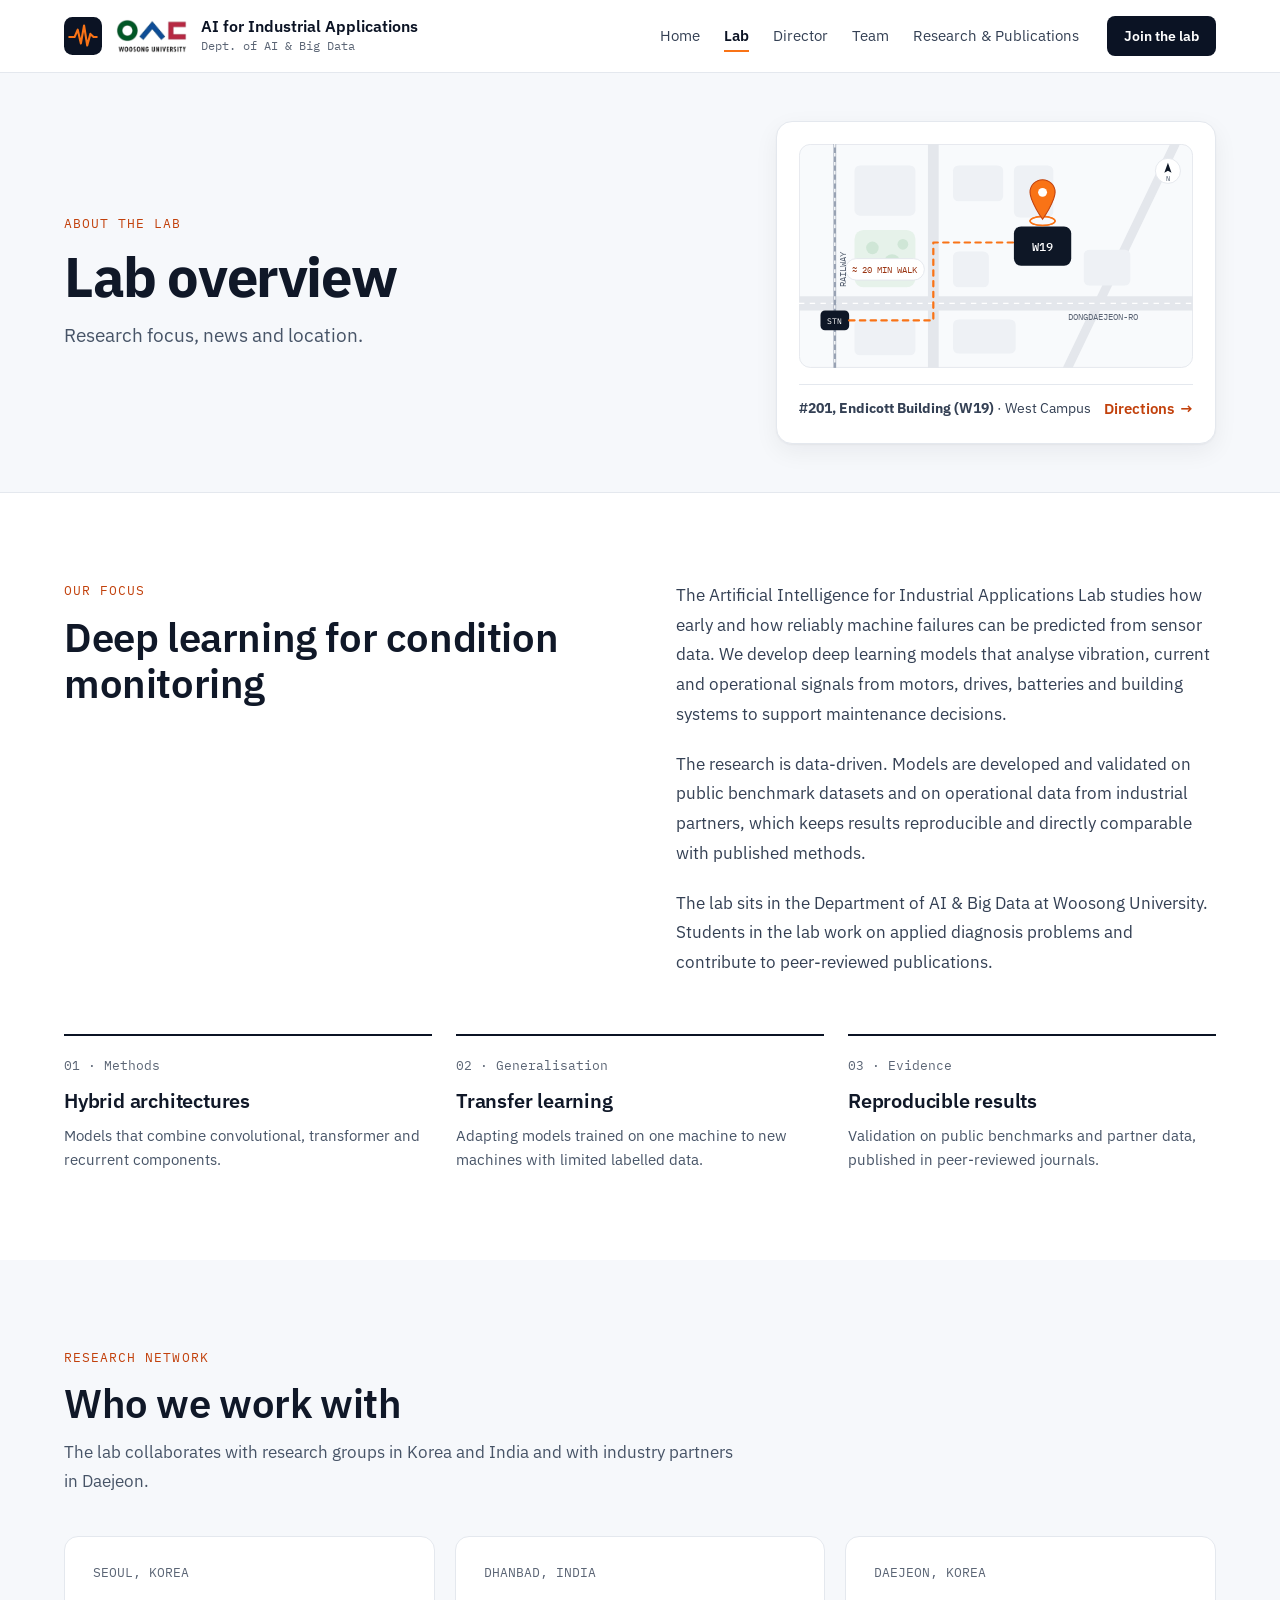
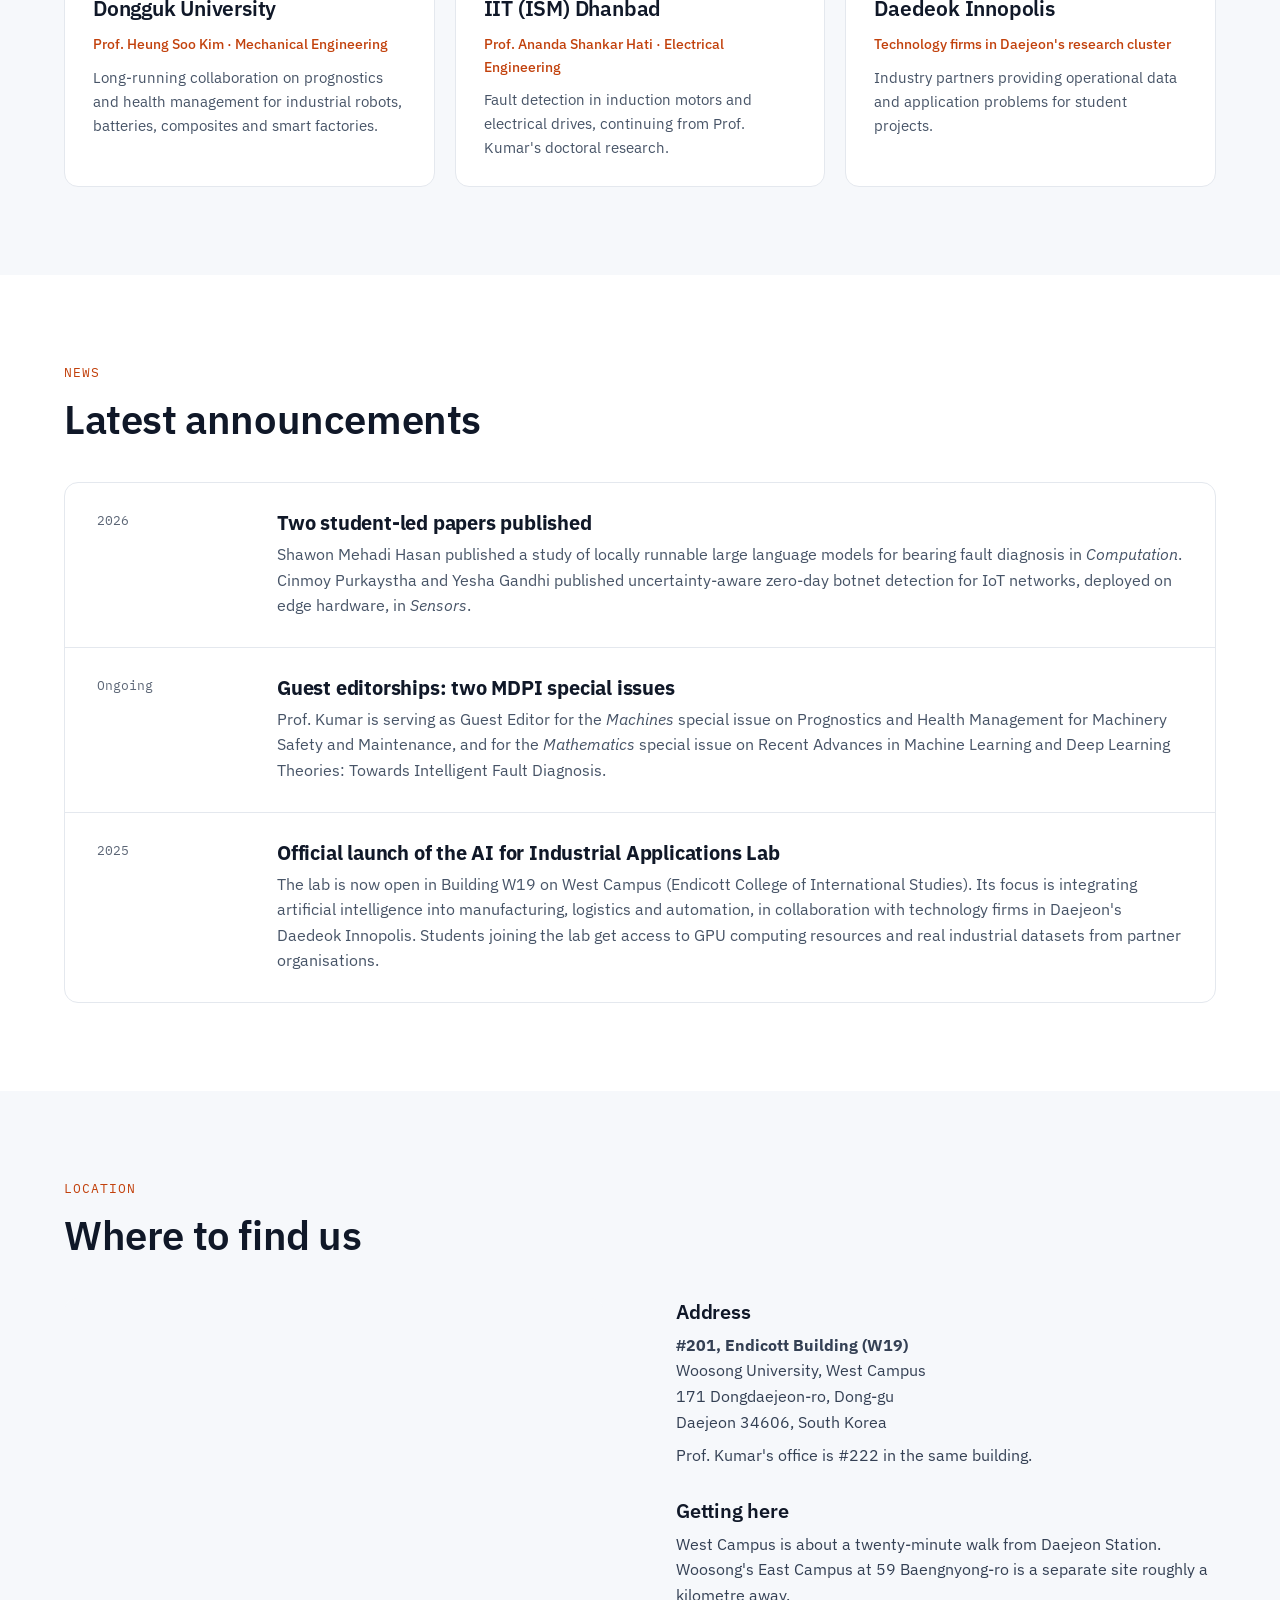
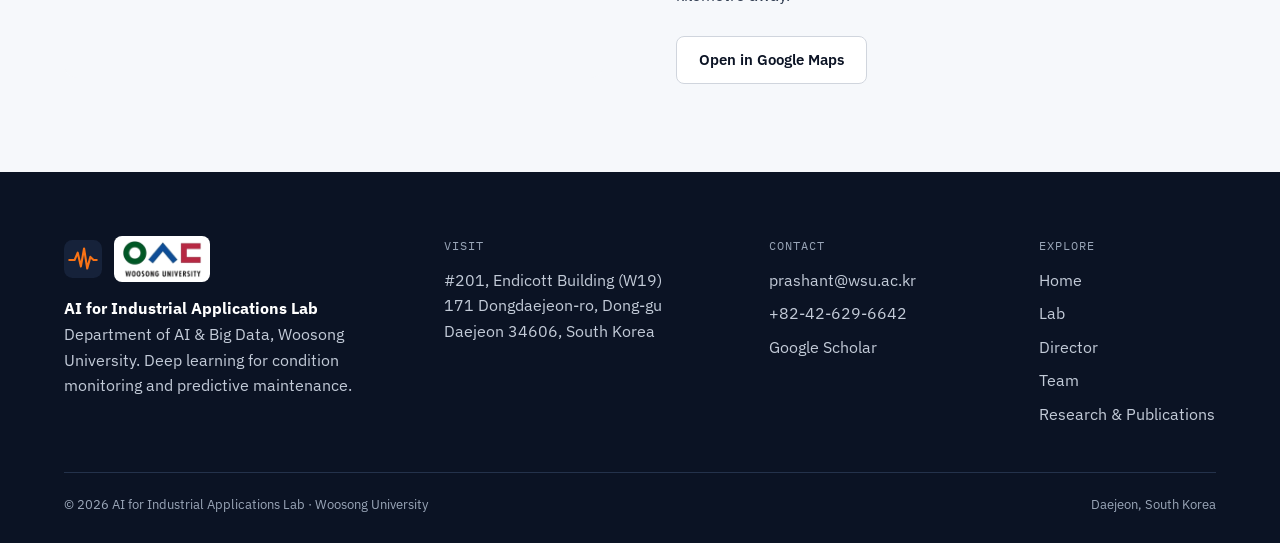
<file: lab.html>
<!DOCTYPE html>
<html lang="en">
<head>
<meta charset="utf-8">
<meta name="viewport" content="width=device-width, initial-scale=1">
<title>Lab Overview | AI for Industrial Applications Lab</title>
<meta name="description" content="Research focus, collaborators, news and location of the AI for Industrial Applications Lab at Woosong University, Daejeon.">
<meta name="theme-color" content="#0B1324">
<meta property="og:type" content="website">
<meta property="og:title" content="Lab Overview | AI for Industrial Applications Lab">
<meta property="og:description" content="Research focus, collaborators, news and location of the AI for Industrial Applications Lab at Woosong University, Daejeon.">
<meta property="og:image" content="assets/img/og-image.png">
<link rel="icon" type="image/png" href="assets/img/favicon.png">
<link rel="apple-touch-icon" href="assets/img/apple-touch-icon.png">
<link rel="preconnect" href="https://fonts.googleapis.com">
<link rel="preconnect" href="https://fonts.gstatic.com" crossorigin>
<link rel="stylesheet" href="https://fonts.googleapis.com/css2?family=IBM+Plex+Mono:wght@400;500&amp;family=IBM+Plex+Sans:wght@400;500;600;700&amp;display=swap">
<link rel="stylesheet" href="assets/css/style.css">
</head>
<body>
<a class="skip-link" href="#main">Skip to content</a>
<header class="site-header">
  <div class="wrap header-inner">
    <a class="brand" href="index.html" aria-label="AI for Industrial Applications Lab, Woosong University, home">
      <svg class="brand-mark" viewBox="0 0 36 36" aria-hidden="true"><rect width="36" height="36" rx="8" fill="#0B1324"/><polyline points="5,19 10,19 13,12 16,25 19,8 22,27 25,16 28,19 31,19" fill="none" stroke="#F97316" stroke-width="2" stroke-linecap="round" stroke-linejoin="round"/></svg>
      <img class="brand-uni" src="assets/img/woosong-logo.png" alt="" width="71" height="34">
      <span class="brand-text"><span class="brand-name">AI for Industrial Applications</span><span class="brand-sub">Dept. of AI &amp; Big Data</span></span>
    </a>
    <button class="nav-toggle" type="button" aria-expanded="false" aria-controls="site-nav" aria-label="Open menu"><svg class="icon-open" viewBox="0 0 24 24" fill="none" stroke="currentColor" stroke-width="2" stroke-linecap="round" aria-hidden="true"><line x1="4" y1="7" x2="20" y2="7"/><line x1="4" y1="12" x2="20" y2="12"/><line x1="4" y1="17" x2="20" y2="17"/></svg><svg class="icon-close" viewBox="0 0 24 24" fill="none" stroke="currentColor" stroke-width="2" stroke-linecap="round" aria-hidden="true"><line x1="6" y1="6" x2="18" y2="18"/><line x1="18" y1="6" x2="6" y2="18"/></svg></button>
    <nav class="nav" id="site-nav" aria-label="Main">
      <ul class="nav-list"><li><a class="nav-link" href="index.html">Home</a></li><li><a class="nav-link" href="lab.html" aria-current="page">Lab</a></li><li><a class="nav-link" href="director.html">Director</a></li><li><a class="nav-link" href="team.html">Team</a></li><li><a class="nav-link" href="research.html">Research &amp; Publications</a></li></ul>
      <a class="btn btn-dark btn-sm" href="team.html#join">Join the lab</a>
    </nav>
  </div>
</header>
<main id="main">
<section class="page-head">
  <div class="wrap page-head-inner">
    <div>
      <p class="eyebrow">About the lab</p>
      <h1 class="h1">Lab overview</h1>
      <p class="lead">Research focus, news and location.</p>
    </div>
    <figure class="panel" style="margin:0"><svg viewBox="0 0 440 250" role="img" aria-label="Map sketch: Woosong West Campus with the Endicott Building (W19) marked, about a twenty-minute walk from Daejeon Station">
<rect x="0.5" y="0.5" width="439" height="249" rx="12" fill="#F8FAFC" stroke="#E4E7EC"/>
<g stroke="#E4E7EC" stroke-linecap="round" fill="none">
<line x1="0" y1="178" x2="440" y2="178" stroke-width="16"/>
<line x1="150" y1="0" x2="150" y2="250" stroke-width="12"/>
<line x1="300" y1="250" x2="420" y2="0" stroke-width="10"/>
</g>
<g stroke="#FFFFFF" stroke-width="1.5" stroke-dasharray="6 6" fill="none"><line x1="0" y1="178" x2="440" y2="178"/></g>
<line x1="40" y1="0" x2="40" y2="250" stroke="#98A2B3" stroke-width="3"/>
<line x1="40" y1="0" x2="40" y2="250" stroke="#FFFFFF" stroke-width="1.5" stroke-dasharray="4 6"/>
<g fill="#EEF1F5">
<rect x="172" y="24" width="56" height="40" rx="6"/><rect x="240" y="24" width="44" height="58" rx="6"/>
<rect x="172" y="120" width="40" height="40" rx="6"/><rect x="318" y="118" width="52" height="40" rx="6"/>
<rect x="172" y="196" width="70" height="38" rx="6"/><rect x="62" y="196" width="68" height="40" rx="6"/>
<rect x="62" y="24" width="68" height="56" rx="6"/>
</g>
<rect x="62" y="96" width="68" height="64" rx="10" fill="#E6F2EA"/>
<g fill="#CFE6D6"><circle cx="82" cy="116" r="7"/><circle cx="104" cy="132" r="9"/><circle cx="116" cy="112" r="6"/></g>
<rect x="24" y="186" width="32" height="22" rx="5" fill="#0E1726"/>
<text x="40" y="201" text-anchor="middle" font-family="IBM Plex Mono, monospace" font-size="9" fill="#FFFFFF">STN</text>
<path class="belt" d="M56 197 H 150 V 110 H 258" fill="none" stroke="#F97316" stroke-width="2.5" stroke-dasharray="6 6" stroke-linecap="round" stroke-linejoin="round"/>
<rect x="240" y="92" width="64" height="44" rx="8" fill="#0E1726"/>
<text x="272" y="119" text-anchor="middle" font-family="IBM Plex Mono, monospace" font-size="13" font-weight="500" fill="#FFFFFF">W19</text>
<ellipse class="pulse" cx="272" cy="86" rx="14" ry="5" fill="none" stroke="#F97316" stroke-width="1.5"/>
<ellipse class="pulse-2" cx="272" cy="86" rx="14" ry="5" fill="none" stroke="#F97316" stroke-width="1.5"/>
<path d="M272 40 a14 14 0 0 1 14 14 c0 10 -14 30 -14 30 s-14 -20 -14 -30 a14 14 0 0 1 14 -14z" fill="#F97316" stroke="#C2410C" stroke-width="1.2"/>
<circle cx="272" cy="54" r="5" fill="#FFFFFF"/>
<g transform="translate(96 140)"><rect x="-44" y="-12" width="88" height="24" rx="12" fill="#FFFFFF" stroke="#E4E7EC"/><text x="0" y="4" text-anchor="middle" font-family="IBM Plex Mono, monospace" font-size="10.5" fill="#9A3412">≈ 20 MIN WALK</text></g>
<text x="300" y="196" font-family="IBM Plex Mono, monospace" font-size="10" fill="#5B6575">DONGDAEJEON-RO</text>
<text x="52" y="160" font-family="IBM Plex Mono, monospace" font-size="10" fill="#5B6575" transform="rotate(-90 52 160)">RAILWAY</text>
<g transform="translate(412 30)"><circle r="14" fill="#FFFFFF" stroke="#E4E7EC"/><path d="M0 -9 L4 2 L0 0 L-4 2 Z" fill="#0E1726"/><text x="0" y="11" text-anchor="middle" font-family="IBM Plex Mono, monospace" font-size="8" fill="#475467">N</text></g>
</svg><figcaption class="panel-foot"><span><strong>#201, Endicott Building (W19)</strong> &middot; West Campus</span><a class="link-arrow" href="#location">Directions</a></figcaption></figure>
  </div>
</section>
<section class="section">
  <div class="wrap">
    <div class="split" data-reveal>
      <div class="section-head" style="margin:0"><p class="eyebrow">Our focus</p><h2 class="h2">Deep learning for condition monitoring</h2></div>
      <div class="prose">
        <p>The Artificial Intelligence for Industrial Applications Lab studies how early and how reliably machine failures can be predicted from sensor data. We develop deep learning models that analyse vibration, current and operational signals from motors, drives, batteries and building systems to support maintenance decisions.</p>
        <p>The research is data-driven. Models are developed and validated on public benchmark datasets and on operational data from industrial partners, which keeps results reproducible and directly comparable with published methods.</p>
        <p>The lab sits in the Department of AI &amp; Big Data at Woosong University. Students in the lab work on applied diagnosis problems and contribute to peer-reviewed publications.</p>
      </div>
    </div>
    <div class="pillars" data-reveal>
      <div class="pillar"><span class="mono muted" style="font-size:13px">01 &middot; Methods</span><h3 class="h3">Hybrid architectures</h3><p>Models that combine convolutional, transformer and recurrent components.</p></div>
      <div class="pillar"><span class="mono muted" style="font-size:13px">02 &middot; Generalisation</span><h3 class="h3">Transfer learning</h3><p>Adapting models trained on one machine to new machines with limited labelled data.</p></div>
      <div class="pillar"><span class="mono muted" style="font-size:13px">03 &middot; Evidence</span><h3 class="h3">Reproducible results</h3><p>Validation on public benchmarks and partner data, published in peer-reviewed journals.</p></div>
    </div>
  </div>
</section>

<section class="section bg-surface">
  <div class="wrap">
    <div class="section-head" data-reveal><p class="eyebrow">Research network</p><h2 class="h2">Who we work with</h2><p class="lead">The lab collaborates with research groups in Korea and India and with industry partners in Daejeon.</p></div>
    <div class="cards cards-3" data-reveal><article class="card card-lift"><span class="date">SEOUL, KOREA</span><h3 class="card-title" style="font-size:21px">Dongguk University</h3><span style="font-size:14px;font-weight:500;color:var(--accent-ink)">Prof. Heung Soo Kim · Mechanical Engineering</span><p class="card-text">Long-running collaboration on prognostics and health management for industrial robots, batteries, composites and smart factories.</p></article><article class="card card-lift"><span class="date">DHANBAD, INDIA</span><h3 class="card-title" style="font-size:21px">IIT (ISM) Dhanbad</h3><span style="font-size:14px;font-weight:500;color:var(--accent-ink)">Prof. Ananda Shankar Hati · Electrical Engineering</span><p class="card-text">Fault detection in induction motors and electrical drives, continuing from Prof. Kumar&#39;s doctoral research.</p></article><article class="card card-lift"><span class="date">DAEJEON, KOREA</span><h3 class="card-title" style="font-size:21px">Daedeok Innopolis</h3><span style="font-size:14px;font-weight:500;color:var(--accent-ink)">Technology firms in Daejeon&#39;s research cluster</span><p class="card-text">Industry partners providing operational data and application problems for student projects.</p></article></div>
  </div>
</section>

<section class="section" id="news">
  <div class="wrap">
    <div class="section-head" data-reveal><p class="eyebrow">News</p><h2 class="h2">Latest announcements</h2></div>
    <ol class="timeline-news" data-reveal>
      <li><span class="date">2026</span><div><h3>Two student-led papers published</h3><p>Shawon Mehadi Hasan published a study of locally runnable large language models for bearing fault diagnosis in <em>Computation</em>. Cinmoy Purkaystha and Yesha Gandhi published uncertainty-aware zero-day botnet detection for IoT networks, deployed on edge hardware, in <em>Sensors</em>.</p></div></li>
      <li><span class="date">Ongoing</span><div><h3>Guest editorships: two MDPI special issues</h3><p>Prof. Kumar is serving as Guest Editor for the <em>Machines</em> special issue on Prognostics and Health Management for Machinery Safety and Maintenance, and for the <em>Mathematics</em> special issue on Recent Advances in Machine Learning and Deep Learning Theories: Towards Intelligent Fault Diagnosis.</p></div></li>
      <li><span class="date">2025</span><div><h3>Official launch of the AI for Industrial Applications Lab</h3><p>The lab is now open in Building W19 on West Campus (Endicott College of International Studies). Its focus is integrating artificial intelligence into manufacturing, logistics and automation, in collaboration with technology firms in Daejeon&#39;s Daedeok Innopolis. Students joining the lab get access to GPU computing resources and real industrial datasets from partner organisations.</p></div></li>
    </ol>
  </div>
</section>

<section class="section bg-surface" id="location">
  <div class="wrap">
    <div class="section-head" data-reveal><p class="eyebrow">Location</p><h2 class="h2">Where to find us</h2></div>
    <div class="split" data-reveal>
      <iframe class="map-frame" title="Map of Woosong University West Campus, Daejeon" src="https://www.google.com/maps?q=Woosong+University+Endicott+Building,+171+Dongdaejeon-ro,+Daejeon&amp;output=embed" loading="lazy" referrerpolicy="no-referrer-when-downgrade"></iframe>
      <div class="contact-list">
        <div><h3 class="h3" style="margin-bottom:8px">Address</h3><p><strong>#201, Endicott Building (W19)</strong><br>Woosong University, West Campus<br>171 Dongdaejeon-ro, Dong-gu<br>Daejeon 34606, South Korea</p><p class="muted" style="margin-top:8px">Prof. Kumar&#39;s office is #222 in the same building.</p></div>
        <div><h3 class="h3" style="margin-bottom:8px">Getting here</h3><p>West Campus is about a twenty-minute walk from Daejeon Station. Woosong&#39;s East Campus at 59 Baengnyong-ro is a separate site roughly a kilometre away.</p></div>
        <div class="btn-row"><a class="btn btn-line" href="https://www.google.com/maps/search/?api=1&amp;query=Woosong%20University%20Endicott%20Building%20Daejeon" target="_blank" rel="noopener">Open in Google Maps</a></div>
      </div>
    </div>
  </div>
</section>

</main>
<footer class="site-footer">
  <div class="wrap">
    <div class="footer-grid">
      <div>
        <div class="footer-brand"><svg class="brand-mark" viewBox="0 0 36 36" aria-hidden="true"><rect width="36" height="36" rx="8" fill="#16223A"/><polyline points="5,19 10,19 13,12 16,25 19,8 22,27 25,16 28,19 31,19" fill="none" stroke="#F97316" stroke-width="2" stroke-linecap="round" stroke-linejoin="round"/></svg><img class="brand-uni" src="assets/img/woosong-logo.png" alt="Woosong University" width="80" height="38"></div>
        <p><strong style="color:#fff">AI for Industrial Applications Lab</strong><br>Department of AI &amp; Big Data, Woosong University. Deep learning for condition monitoring and predictive maintenance.</p>
      </div>
      <div>
        <span class="footer-title">VISIT</span>
        <p>#201, Endicott Building (W19)<br>171 Dongdaejeon-ro, Dong-gu<br>Daejeon 34606, South Korea</p>
      </div>
      <div>
        <span class="footer-title">CONTACT</span>
        <ul class="footer-links"><li><a href="mailto:prashant@wsu.ac.kr">prashant@wsu.ac.kr</a></li><li><a href="tel:+82426296642">+82-42-629-6642</a></li><li><a href="https://scholar.google.com/citations?user=eoWbI1oAAAAJ&amp;hl=en" target="_blank" rel="noopener">Google Scholar</a></li></ul>
      </div>
      <div>
        <span class="footer-title">EXPLORE</span>
        <ul class="footer-links"><li><a href="index.html">Home</a></li><li><a href="lab.html">Lab</a></li><li><a href="director.html">Director</a></li><li><a href="team.html">Team</a></li><li><a href="research.html">Research &amp; Publications</a></li></ul>
      </div>
    </div>
    <div class="footer-bottom"><span>&copy; <span data-year>2026</span> AI for Industrial Applications Lab &middot; Woosong University</span><span>Daejeon, South Korea</span></div>
  </div>
</footer>
<button class="to-top" type="button" aria-label="Back to top"><svg viewBox="0 0 24 24" fill="none" stroke="currentColor" stroke-width="2" stroke-linecap="round" stroke-linejoin="round" aria-hidden="true"><polyline points="6,14 12,8 18,14"/></svg></button>
<script src="assets/js/publications.js" defer></script>
<script src="assets/js/main.js" defer></script>
</body>
</html>
</file>
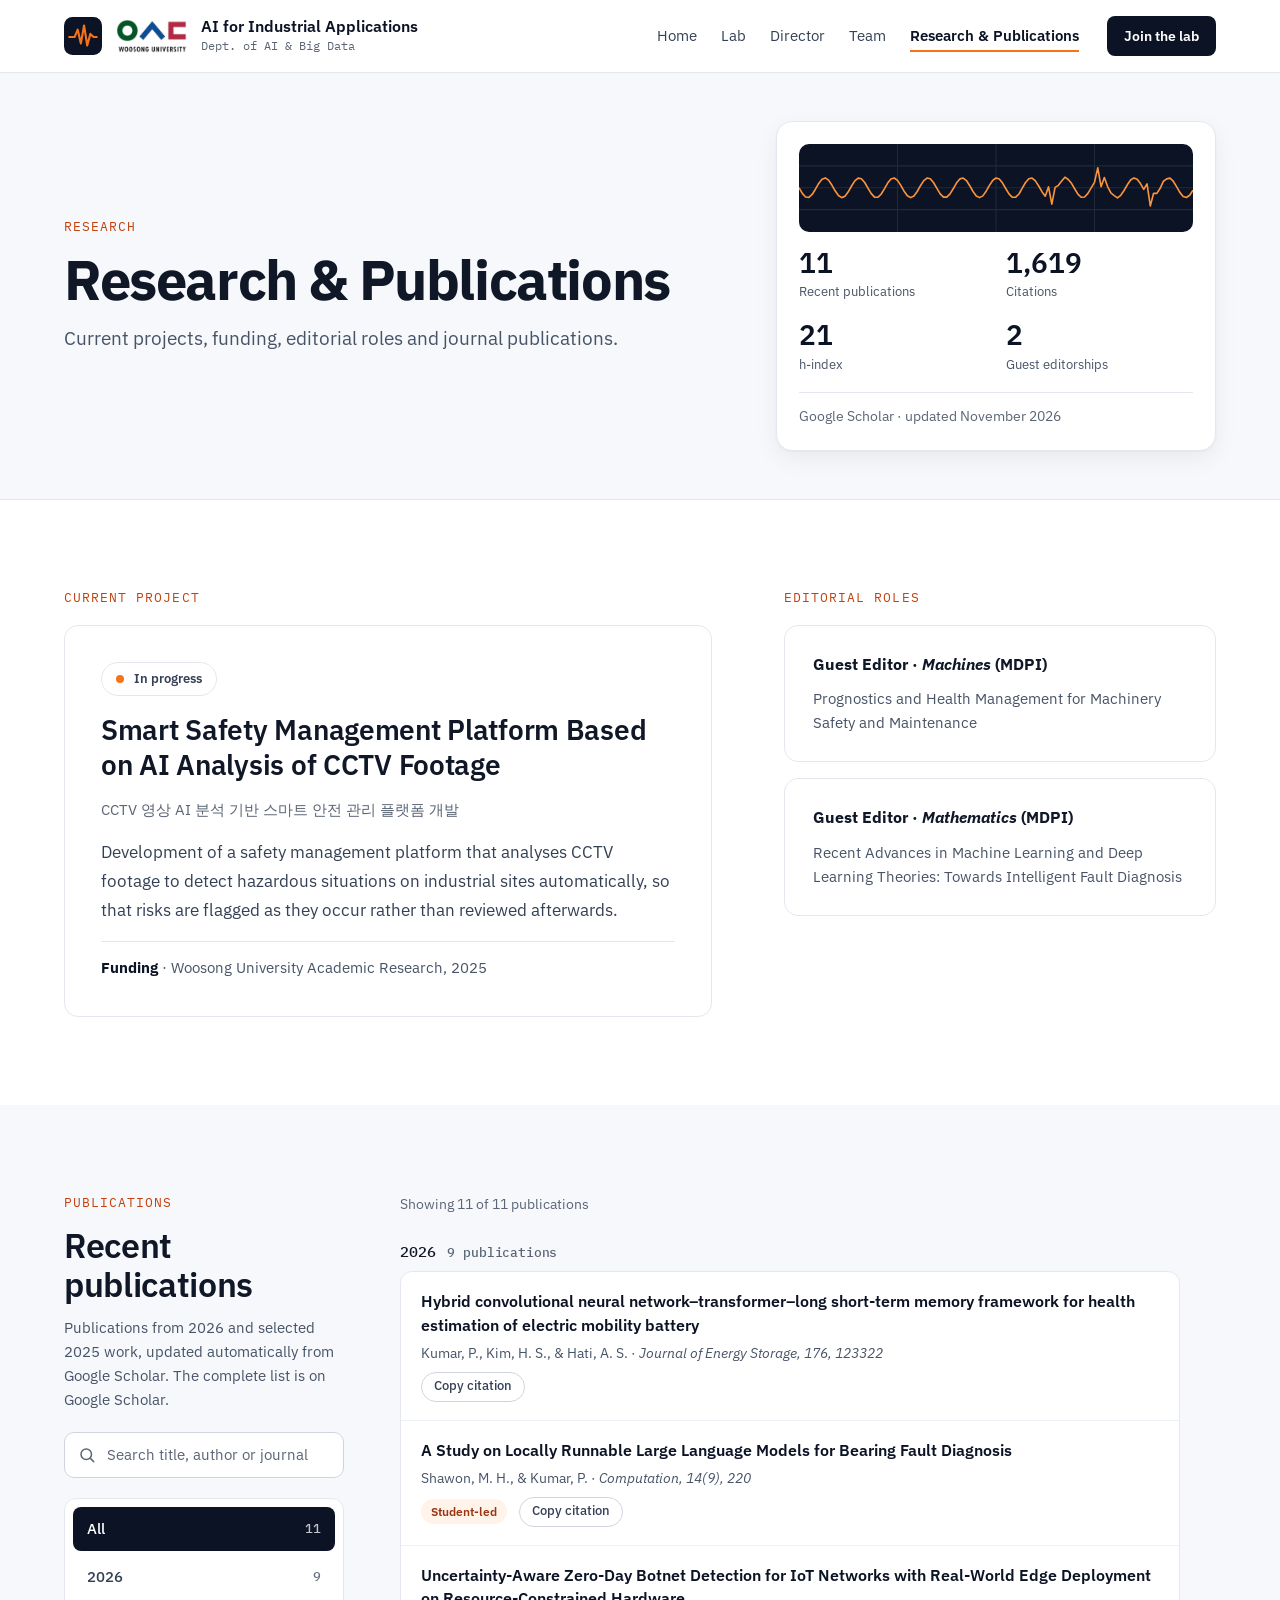
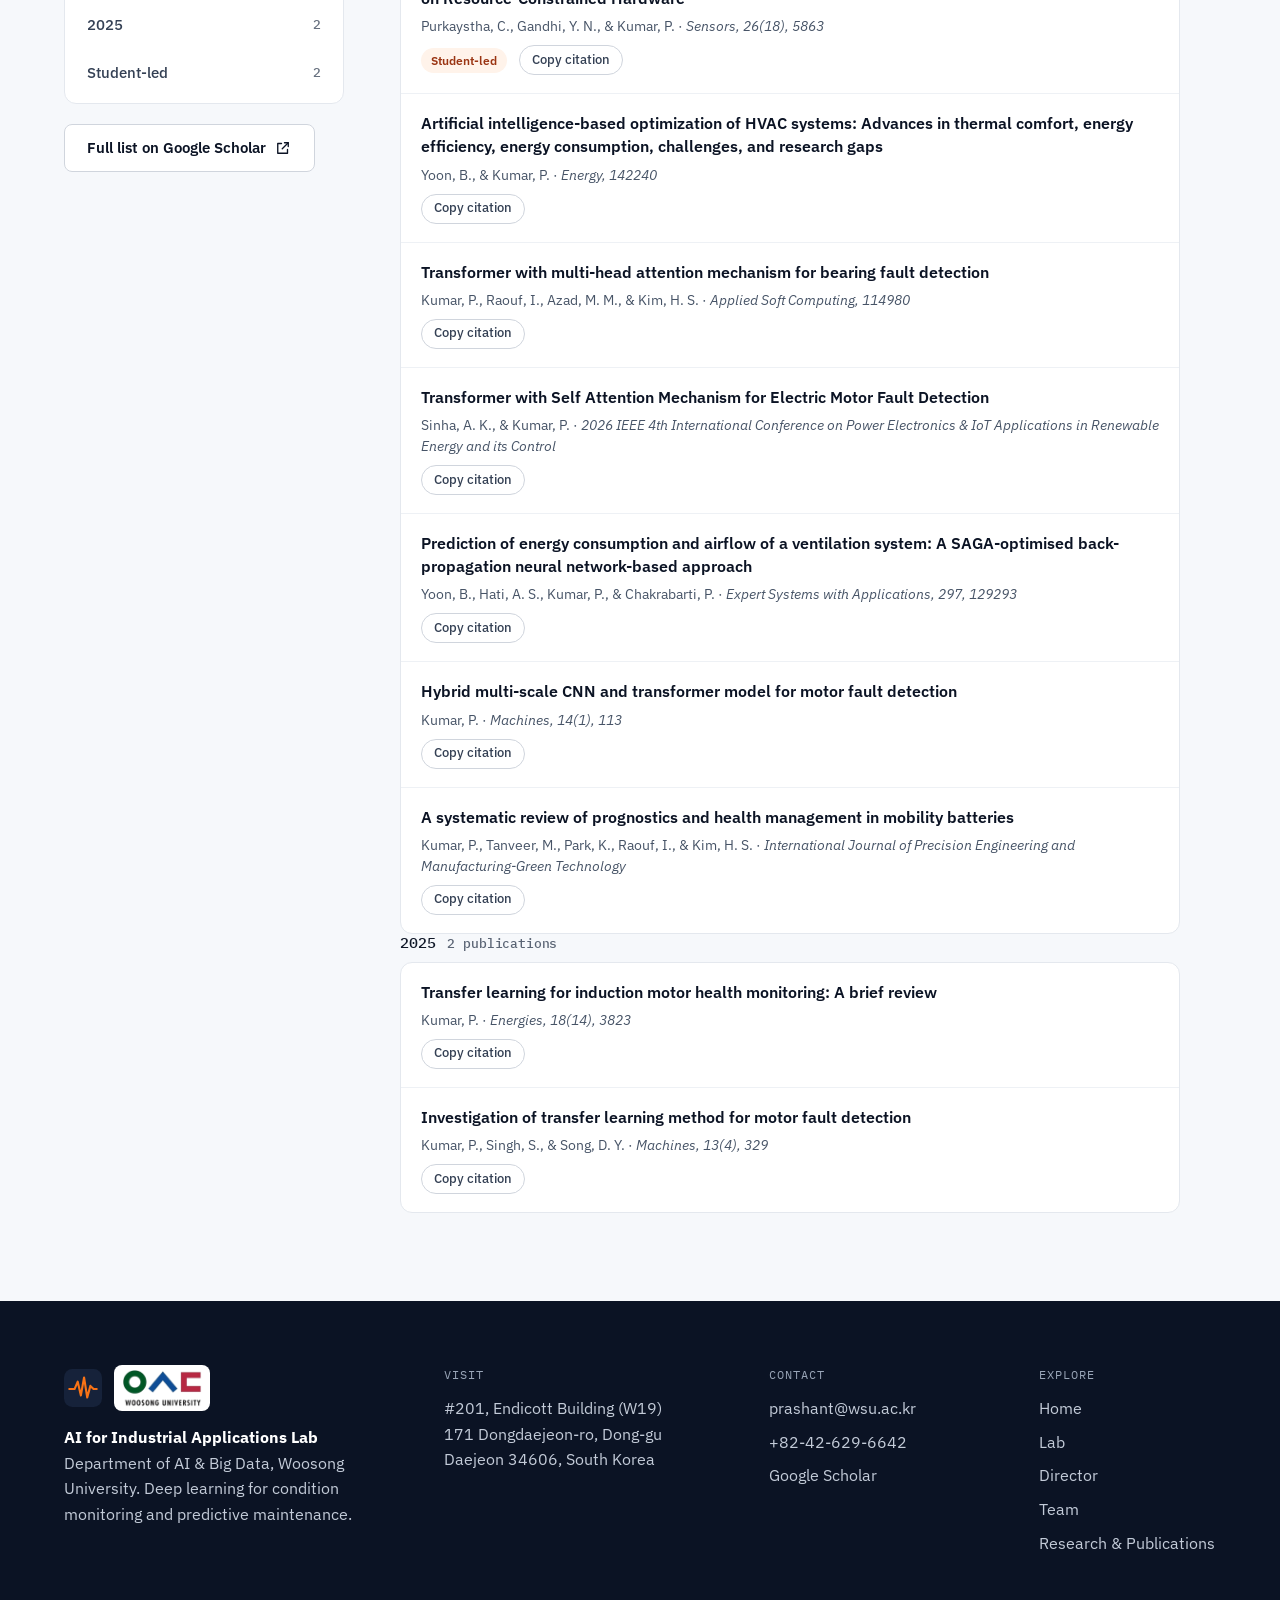
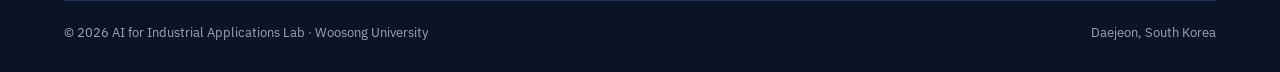
<file: research.html>
<!DOCTYPE html>
<html lang="en">
<head>
<meta charset="utf-8">
<meta name="viewport" content="width=device-width, initial-scale=1">
<title>Research &amp; Publications | AI for Industrial Applications Lab</title>
<meta name="description" content="Current projects, editorial roles and recent publications from the AI for Industrial Applications Lab.">
<meta name="theme-color" content="#0B1324">
<meta property="og:type" content="website">
<meta property="og:title" content="Research &amp; Publications | AI for Industrial Applications Lab">
<meta property="og:description" content="Current projects, editorial roles and recent publications from the AI for Industrial Applications Lab.">
<meta property="og:image" content="assets/img/og-image.png">
<link rel="icon" type="image/png" href="assets/img/favicon.png">
<link rel="apple-touch-icon" href="assets/img/apple-touch-icon.png">
<link rel="preconnect" href="https://fonts.googleapis.com">
<link rel="preconnect" href="https://fonts.gstatic.com" crossorigin>
<link rel="stylesheet" href="https://fonts.googleapis.com/css2?family=IBM+Plex+Mono:wght@400;500&amp;family=IBM+Plex+Sans:wght@400;500;600;700&amp;display=swap">
<link rel="stylesheet" href="assets/css/style.css">
</head>
<body>
<a class="skip-link" href="#main">Skip to content</a>
<header class="site-header">
  <div class="wrap header-inner">
    <a class="brand" href="index.html" aria-label="AI for Industrial Applications Lab, Woosong University, home">
      <svg class="brand-mark" viewBox="0 0 36 36" aria-hidden="true"><rect width="36" height="36" rx="8" fill="#0B1324"/><polyline points="5,19 10,19 13,12 16,25 19,8 22,27 25,16 28,19 31,19" fill="none" stroke="#F97316" stroke-width="2" stroke-linecap="round" stroke-linejoin="round"/></svg>
      <img class="brand-uni" src="assets/img/woosong-logo.png" alt="" width="71" height="34">
      <span class="brand-text"><span class="brand-name">AI for Industrial Applications</span><span class="brand-sub">Dept. of AI &amp; Big Data</span></span>
    </a>
    <button class="nav-toggle" type="button" aria-expanded="false" aria-controls="site-nav" aria-label="Open menu"><svg class="icon-open" viewBox="0 0 24 24" fill="none" stroke="currentColor" stroke-width="2" stroke-linecap="round" aria-hidden="true"><line x1="4" y1="7" x2="20" y2="7"/><line x1="4" y1="12" x2="20" y2="12"/><line x1="4" y1="17" x2="20" y2="17"/></svg><svg class="icon-close" viewBox="0 0 24 24" fill="none" stroke="currentColor" stroke-width="2" stroke-linecap="round" aria-hidden="true"><line x1="6" y1="6" x2="18" y2="18"/><line x1="18" y1="6" x2="6" y2="18"/></svg></button>
    <nav class="nav" id="site-nav" aria-label="Main">
      <ul class="nav-list"><li><a class="nav-link" href="index.html">Home</a></li><li><a class="nav-link" href="lab.html">Lab</a></li><li><a class="nav-link" href="director.html">Director</a></li><li><a class="nav-link" href="team.html">Team</a></li><li><a class="nav-link" href="research.html" aria-current="page">Research &amp; Publications</a></li></ul>
      <a class="btn btn-dark btn-sm" href="team.html#join">Join the lab</a>
    </nav>
  </div>
</header>
<main id="main">
<section class="page-head">
  <div class="wrap page-head-inner">
    <div>
      <p class="eyebrow">Research</p>
      <h1 class="h1">Research &amp; Publications</h1>
      <p class="lead">Current projects, funding, editorial roles and journal publications.</p>
    </div>
    <aside class="panel" aria-label="Research at a glance">
  <div style="border-radius:10px;background:var(--ink);overflow:hidden">
    <svg viewBox="0 0 360 80" style="display:block;width:100%;height:auto" aria-hidden="true"><g stroke="#1F2A3A"><line x1="0" y1="20" x2="360" y2="20"/><line x1="0" y1="40" x2="360" y2="40"/><line x1="0" y1="60" x2="360" y2="60"/><line x1="90" y1="0" x2="90" y2="80"/><line x1="180" y1="0" x2="180" y2="80"/><line x1="270" y1="0" x2="270" y2="80"/></g><polyline points="0,40.0 3,45.1 6,48.4 9,48.8 12,46.1 15,41.3 18,36.0 21,32.2 24,31.0 27,33.0 30,37.5 33,42.8 36,47.1 39,49.0 42,47.7 45,43.7 48,38.4 51,33.7 54,31.2 57,31.7 60,35.2 63,40.3 66,45.3 69,48.5 72,48.7 75,45.9 78,41.0 81,35.7 84,32.0 87,31.1 90,33.2 93,37.8 96,43.1 99,47.3 102,49.0 105,47.5 108,43.4 111,38.1 114,33.5 117,31.1 120,31.8 123,35.4 126,40.6 129,45.6 132,48.6 135,48.6 138,45.6 141,40.7 144,35.5 147,31.9 150,31.1 153,33.4 156,38.1 159,43.4 162,47.5 165,49.0 168,47.4 171,43.1 174,37.8 177,33.3 180,31.1 183,32.0 186,35.7 189,40.9 192,45.8 195,48.7 198,48.5 201,45.7 204,40.3 207,35.2 210,31.8 213,31.1 216,33.7 219,38.4 222,43.6 225,47.7 228,39.2 231,55.0 234,39.6 237,37.8 240,33.9 243,30.3 246,32.4 249,35.9 252,41.1 255,46.1 258,48.7 261,48.4 264,45.1 267,40.1 270,35.0 273,21.8 276,39.0 279,30.6 282,38.9 285,44.7 288,47.1 291,49.3 294,46.9 297,42.5 300,37.3 303,32.9 306,31.0 309,32.3 312,36.2 315,41.5 318,36.4 321,56.6 324,45.0 327,45.1 330,40.5 333,34.0 336,31.9 339,31.2 342,34.0 345,39.0 348,44.2 351,48.0 354,48.9 357,46.8 360,42.3" fill="none" stroke="#FB923C" stroke-width="1.5" stroke-linejoin="round"/></svg>
  </div>
  <div class="mini-stats"><div><b data-scholar-count>11</b><span>Recent publications</span></div><div><b data-scholar="citations">1,619</b><span>Citations</span></div><div><b data-scholar="hIndex">21</b><span>h-index</span></div><div><b>2</b><span>Guest editorships</span></div></div>
  <div class="panel-foot"><span class="muted">Google Scholar &middot; updated <span data-scholar-updated>November 2026</span></span></div>
</aside>
  </div>
</section>
<section class="section">
  <div class="wrap split split-wide" data-reveal>
    <div style="display:flex;flex-direction:column;gap:16px">
      <p class="eyebrow">Current project</p>
      <article class="card" style="padding:36px;gap:16px">
        <span class="pill" style="text-transform:none;font-family:var(--font);font-size:13px;font-weight:600;letter-spacing:0"><span class="dot blink"></span>In progress</span>
        <h2 class="h2" style="font-size:28px;line-height:1.25">Smart Safety Management Platform Based on AI Analysis of CCTV Footage</h2>
        <p lang="ko" class="muted" style="font-size:15px">CCTV 영상 AI 분석 기반 스마트 안전 관리 플랫폼 개발</p>
        <p style="font-size:17px;line-height:1.7;color:#344054">Development of a safety management platform that analyses CCTV footage to detect hazardous situations on industrial sites automatically, so that risks are flagged as they occur rather than reviewed afterwards.</p>
        <p style="border-top:1px solid var(--line);padding-top:14px;font-size:15px;color:var(--text-2)"><strong style="color:var(--ink)">Funding</strong> &middot; Woosong University Academic Research, 2025</p>
      </article>
    </div>
    <div style="display:flex;flex-direction:column;gap:16px">
      <p class="eyebrow">Editorial roles</p>
      <div class="card"><strong>Guest Editor &middot; <em>Machines</em> (MDPI)</strong><span class="card-text">Prognostics and Health Management for Machinery Safety and Maintenance</span></div>
      <div class="card"><strong>Guest Editor &middot; <em>Mathematics</em> (MDPI)</strong><span class="card-text">Recent Advances in Machine Learning and Deep Learning Theories: Towards Intelligent Fault Diagnosis</span></div>
    </div>
  </div>
</section>

<section class="section bg-surface" id="publications">
  <div class="wrap pubs-layout" id="publications-app">
    <aside class="pubs-side">
      <div class="section-head" style="margin:0"><p class="eyebrow">Publications</p><h2 class="h2" style="font-size:34px">Recent publications</h2><p style="font-size:15px;color:var(--text-2)">Publications from 2026 and selected 2025 work, updated automatically from Google Scholar. The complete list is on Google Scholar.</p></div>
      <label class="search"><span class="sr-only" style="position:absolute;width:1px;height:1px;overflow:hidden;clip:rect(0 0 0 0)">Search publications</span><svg viewBox="0 0 24 24" fill="none" stroke="currentColor" stroke-width="2" stroke-linecap="round" aria-hidden="true"><circle cx="11" cy="11" r="7"/><line x1="16.5" y1="16.5" x2="21" y2="21"/></svg><input id="pub-search" type="search" placeholder="Search title, author or journal" autocomplete="off"></label>
      <div class="filters" id="pub-filters" role="group" aria-label="Filter publications"></div>
      <a class="btn btn-line" href="https://scholar.google.com/citations?user=eoWbI1oAAAAJ&amp;hl=en&amp;view_op=list_works&amp;sortby=pubdate" target="_blank" rel="noopener" style="align-self:flex-start">Full list on Google Scholar <svg viewBox="0 0 24 24" fill="none" stroke="currentColor" stroke-width="1.8" stroke-linecap="round" stroke-linejoin="round" aria-hidden="true"><path d="M14 5h5v5"/><path d="M19 5l-8 8"/><path d="M18 14v5H5V6h5"/></svg></a>
    </aside>
    <div class="pubs-main">
      <p class="pubs-count" id="pub-count" aria-live="polite"></p>
      <div id="pub-list"></div>
      <noscript><p>Enable JavaScript to browse the publication list, or see the full list on <a href="https://scholar.google.com/citations?user=eoWbI1oAAAAJ&amp;hl=en">Google Scholar</a>.</p></noscript>
    </div>
  </div>
</section>

</main>
<footer class="site-footer">
  <div class="wrap">
    <div class="footer-grid">
      <div>
        <div class="footer-brand"><svg class="brand-mark" viewBox="0 0 36 36" aria-hidden="true"><rect width="36" height="36" rx="8" fill="#16223A"/><polyline points="5,19 10,19 13,12 16,25 19,8 22,27 25,16 28,19 31,19" fill="none" stroke="#F97316" stroke-width="2" stroke-linecap="round" stroke-linejoin="round"/></svg><img class="brand-uni" src="assets/img/woosong-logo.png" alt="Woosong University" width="80" height="38"></div>
        <p><strong style="color:#fff">AI for Industrial Applications Lab</strong><br>Department of AI &amp; Big Data, Woosong University. Deep learning for condition monitoring and predictive maintenance.</p>
      </div>
      <div>
        <span class="footer-title">VISIT</span>
        <p>#201, Endicott Building (W19)<br>171 Dongdaejeon-ro, Dong-gu<br>Daejeon 34606, South Korea</p>
      </div>
      <div>
        <span class="footer-title">CONTACT</span>
        <ul class="footer-links"><li><a href="mailto:prashant@wsu.ac.kr">prashant@wsu.ac.kr</a></li><li><a href="tel:+82426296642">+82-42-629-6642</a></li><li><a href="https://scholar.google.com/citations?user=eoWbI1oAAAAJ&amp;hl=en" target="_blank" rel="noopener">Google Scholar</a></li></ul>
      </div>
      <div>
        <span class="footer-title">EXPLORE</span>
        <ul class="footer-links"><li><a href="index.html">Home</a></li><li><a href="lab.html">Lab</a></li><li><a href="director.html">Director</a></li><li><a href="team.html">Team</a></li><li><a href="research.html">Research &amp; Publications</a></li></ul>
      </div>
    </div>
    <div class="footer-bottom"><span>&copy; <span data-year>2026</span> AI for Industrial Applications Lab &middot; Woosong University</span><span>Daejeon, South Korea</span></div>
  </div>
</footer>
<button class="to-top" type="button" aria-label="Back to top"><svg viewBox="0 0 24 24" fill="none" stroke="currentColor" stroke-width="2" stroke-linecap="round" stroke-linejoin="round" aria-hidden="true"><polyline points="6,14 12,8 18,14"/></svg></button>
<script src="assets/js/publications.js" defer></script>
<script src="assets/js/main.js" defer></script>
</body>
</html>
</file>
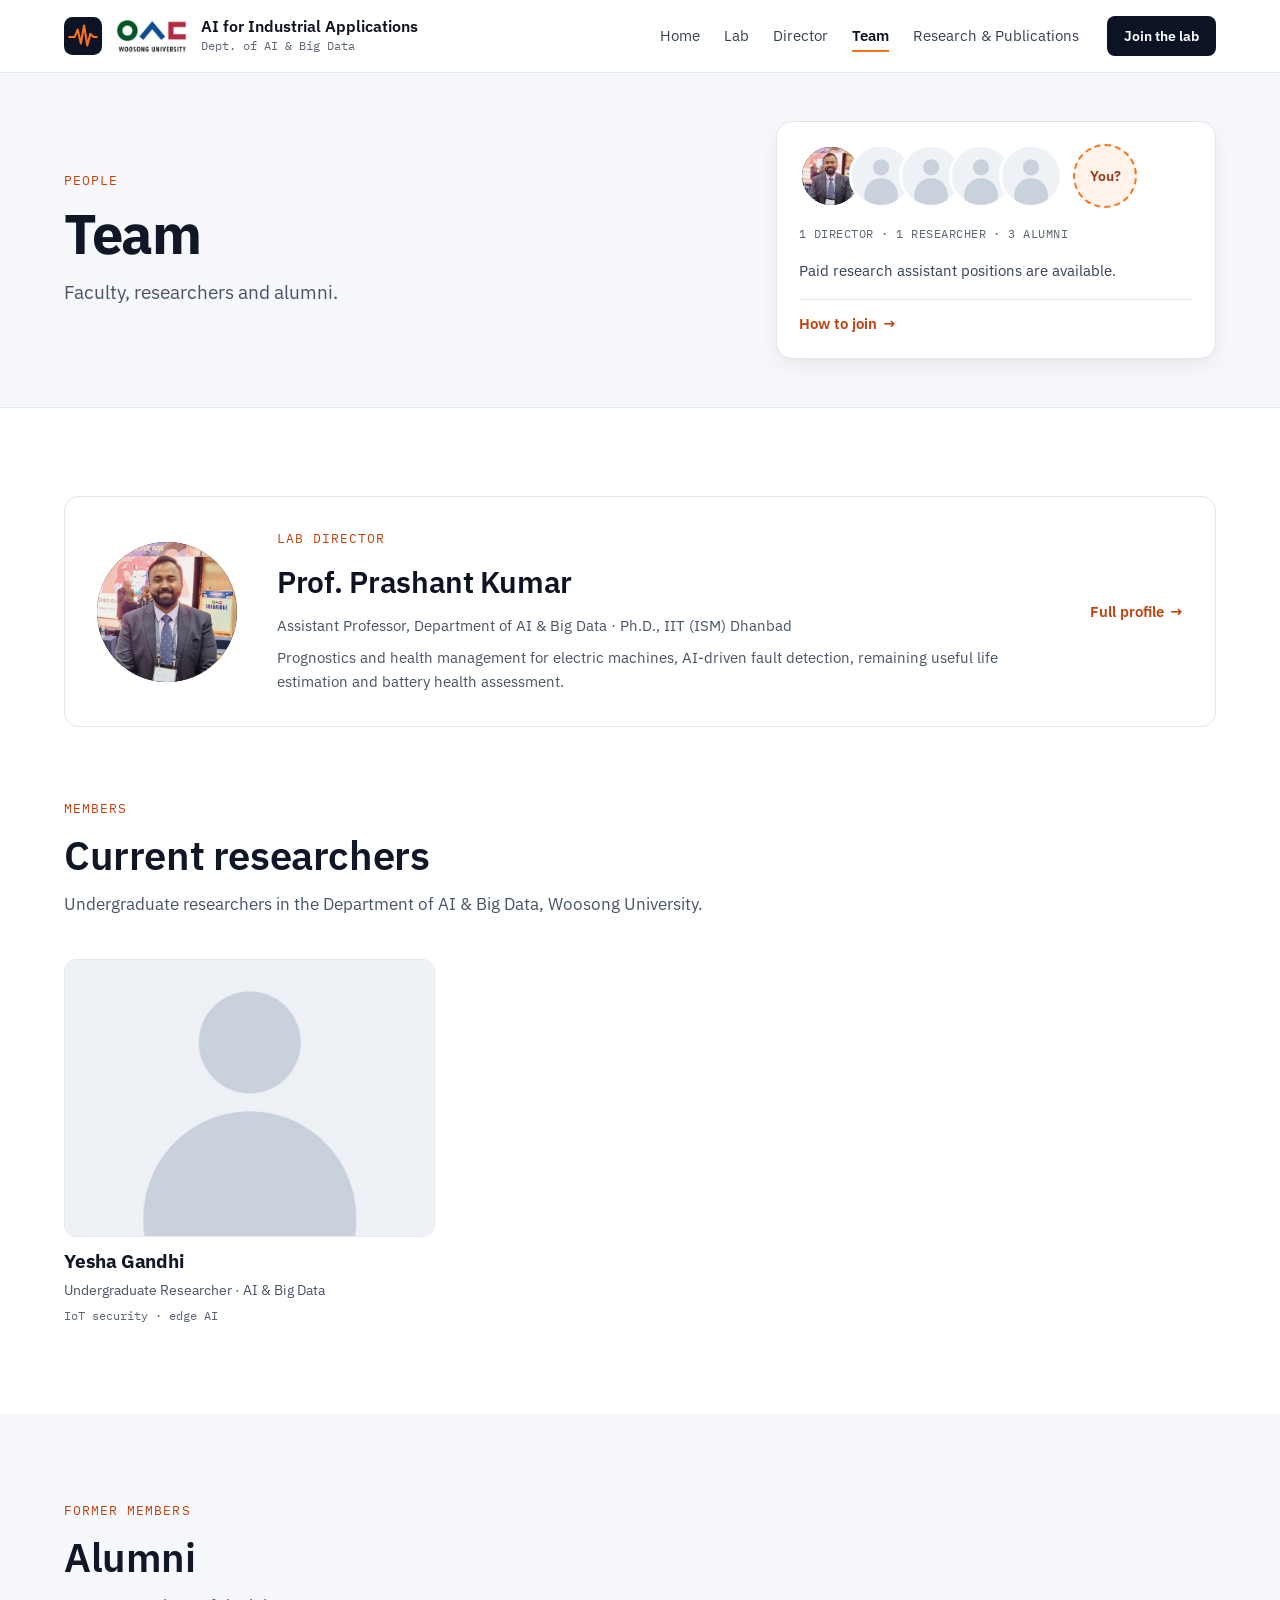
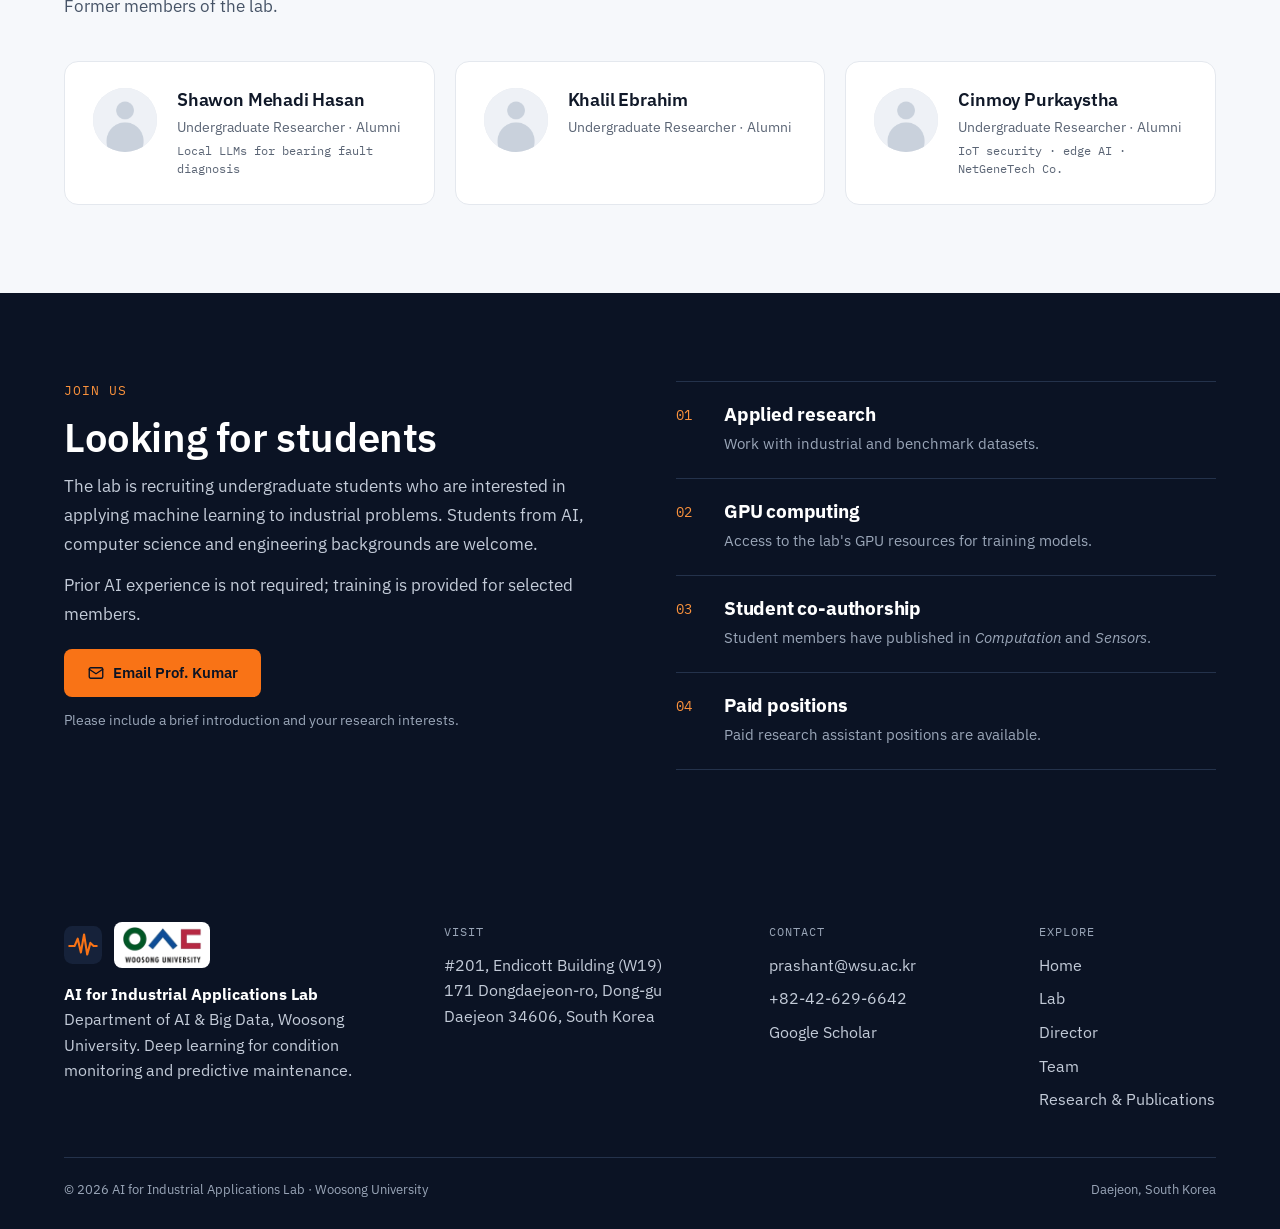
<file: team.html>
<!DOCTYPE html>
<html lang="en">
<head>
<meta charset="utf-8">
<meta name="viewport" content="width=device-width, initial-scale=1">
<title>Team | AI for Industrial Applications Lab</title>
<meta name="description" content="Faculty, researchers and alumni of the AI for Industrial Applications Lab, and how students can join.">
<meta name="theme-color" content="#0B1324">
<meta property="og:type" content="website">
<meta property="og:title" content="Team | AI for Industrial Applications Lab">
<meta property="og:description" content="Faculty, researchers and alumni of the AI for Industrial Applications Lab, and how students can join.">
<meta property="og:image" content="assets/img/og-image.png">
<link rel="icon" type="image/png" href="assets/img/favicon.png">
<link rel="apple-touch-icon" href="assets/img/apple-touch-icon.png">
<link rel="preconnect" href="https://fonts.googleapis.com">
<link rel="preconnect" href="https://fonts.gstatic.com" crossorigin>
<link rel="stylesheet" href="https://fonts.googleapis.com/css2?family=IBM+Plex+Mono:wght@400;500&amp;family=IBM+Plex+Sans:wght@400;500;600;700&amp;display=swap">
<link rel="stylesheet" href="assets/css/style.css">
</head>
<body>
<a class="skip-link" href="#main">Skip to content</a>
<header class="site-header">
  <div class="wrap header-inner">
    <a class="brand" href="index.html" aria-label="AI for Industrial Applications Lab, Woosong University, home">
      <svg class="brand-mark" viewBox="0 0 36 36" aria-hidden="true"><rect width="36" height="36" rx="8" fill="#0B1324"/><polyline points="5,19 10,19 13,12 16,25 19,8 22,27 25,16 28,19 31,19" fill="none" stroke="#F97316" stroke-width="2" stroke-linecap="round" stroke-linejoin="round"/></svg>
      <img class="brand-uni" src="assets/img/woosong-logo.png" alt="" width="71" height="34">
      <span class="brand-text"><span class="brand-name">AI for Industrial Applications</span><span class="brand-sub">Dept. of AI &amp; Big Data</span></span>
    </a>
    <button class="nav-toggle" type="button" aria-expanded="false" aria-controls="site-nav" aria-label="Open menu"><svg class="icon-open" viewBox="0 0 24 24" fill="none" stroke="currentColor" stroke-width="2" stroke-linecap="round" aria-hidden="true"><line x1="4" y1="7" x2="20" y2="7"/><line x1="4" y1="12" x2="20" y2="12"/><line x1="4" y1="17" x2="20" y2="17"/></svg><svg class="icon-close" viewBox="0 0 24 24" fill="none" stroke="currentColor" stroke-width="2" stroke-linecap="round" aria-hidden="true"><line x1="6" y1="6" x2="18" y2="18"/><line x1="18" y1="6" x2="6" y2="18"/></svg></button>
    <nav class="nav" id="site-nav" aria-label="Main">
      <ul class="nav-list"><li><a class="nav-link" href="index.html">Home</a></li><li><a class="nav-link" href="lab.html">Lab</a></li><li><a class="nav-link" href="director.html">Director</a></li><li><a class="nav-link" href="team.html" aria-current="page">Team</a></li><li><a class="nav-link" href="research.html">Research &amp; Publications</a></li></ul>
      <a class="btn btn-dark btn-sm" href="team.html#join">Join the lab</a>
    </nav>
  </div>
</header>
<main id="main">
<section class="page-head">
  <div class="wrap page-head-inner">
    <div>
      <p class="eyebrow">People</p>
      <h1 class="h1">Team</h1>
      <p class="lead">Faculty, researchers and alumni.</p>
    </div>
    <aside class="panel" aria-label="Team at a glance"><div class="avatars"><span class="avatar" style="background:var(--ink);color:#fff"><img src="assets/img/people/prashant-kumar.jpg" alt="Prof. Prashant Kumar" data-fallback="PK" loading="lazy" style="width:100%;height:100%;object-fit:cover"></span><span class="avatar"><img src="assets/img/people/yesha-gandhi.jpg" alt="Yesha Gandhi" data-fallback="YG" loading="lazy" style="width:100%;height:100%;object-fit:cover"></span><span class="avatar" style="background:var(--surface);color:var(--text-2)"><img src="assets/img/people/shawon-mehadi-hasan.jpg" alt="Shawon Mehadi Hasan" data-fallback="SH" loading="lazy" style="width:100%;height:100%;object-fit:cover"></span><span class="avatar" style="background:var(--surface);color:var(--text-2)"><img src="assets/img/people/khalil-ebrahim.jpg" alt="Khalil Ebrahim" data-fallback="KE" loading="lazy" style="width:100%;height:100%;object-fit:cover"></span><span class="avatar" style="background:var(--surface);color:var(--text-2)"><img src="assets/img/people/cinmoy-purkaystha.jpg" alt="Cinmoy Purkaystha" data-fallback="CP" loading="lazy" style="width:100%;height:100%;object-fit:cover"></span><a class="avatar avatar-you" href="#join" aria-label="Join the lab">You?</a></div><span class="mono muted" style="font-size:12px;letter-spacing:.04em">1 DIRECTOR &middot; 1 RESEARCHER &middot; 3 ALUMNI</span><p style="font-size:15px;color:#344054">Paid research assistant positions are available.</p><div class="panel-foot"><a class="link-arrow" href="#join">How to join</a></div></aside>
  </div>
</section>
<section class="section">
  <div class="wrap">
    <a class="card director-card" href="director.html" data-reveal>
      <span class="avatar"><img src="assets/img/people/prashant-kumar.jpg" alt="Prof. Prashant Kumar" data-fallback="PK" loading="lazy" style="width:100%;height:100%;object-fit:cover"></span>
      <div style="display:flex;flex-direction:column;gap:8px;min-width:0">
        <span class="eyebrow">Lab Director</span>
        <span style="font-size:clamp(24px,3vw,30px);font-weight:600;letter-spacing:-.01em">Prof. Prashant Kumar</span>
        <span class="card-text">Assistant Professor, Department of AI &amp; Big Data &middot; Ph.D., IIT (ISM) Dhanbad</span>
        <span class="card-text">Prognostics and health management for electric machines, AI-driven fault detection, remaining useful life estimation and battery health assessment.</span>
      </div>
      <span class="link-arrow" style="color:var(--accent-ink)">Full profile</span>
    </a>

    <div class="section-head" style="margin-top:72px" data-reveal><p class="eyebrow">Members</p><h2 class="h2">Current researchers</h2><p class="lead">Undergraduate researchers in the Department of AI &amp; Big Data, Woosong University.</p></div>
    <div class="cards cards-3" data-reveal>
      <article class="person"><div class="person-photo"><img src="assets/img/people/yesha-gandhi.jpg" alt="Yesha Gandhi" data-fallback="YG" loading="lazy"></div><div style="display:flex;flex-direction:column;gap:6px"><h3>Yesha Gandhi</h3><span class="role">Undergraduate Researcher &middot; AI &amp; Big Data</span><span class="focus">IoT security &middot; edge AI</span></div></article>
    </div>
  </div>
</section>

<section class="section bg-surface">
  <div class="wrap">
    <div class="section-head" data-reveal><p class="eyebrow">Former members</p><h2 class="h2">Alumni</h2><p class="lead">Former members of the lab.</p></div>
    <div class="cards cards-3" data-reveal><article class="card alum"><span class="avatar"><img src="assets/img/people/shawon-mehadi-hasan.jpg" alt="Shawon Mehadi Hasan" data-fallback="SH" loading="lazy" style="width:100%;height:100%;object-fit:cover"></span><div style="display:flex;flex-direction:column;gap:4px;min-width:0"><h3 class="h3" style="font-size:18px">Shawon Mehadi Hasan</h3><span class="muted" style="font-size:14px">Undergraduate Researcher &middot; Alumni</span><span class="mono muted" style="font-size:12px;line-height:1.5">Local LLMs for bearing fault diagnosis</span></div></article><article class="card alum"><span class="avatar"><img src="assets/img/people/khalil-ebrahim.jpg" alt="Khalil Ebrahim" data-fallback="KE" loading="lazy" style="width:100%;height:100%;object-fit:cover"></span><div style="display:flex;flex-direction:column;gap:4px;min-width:0"><h3 class="h3" style="font-size:18px">Khalil Ebrahim</h3><span class="muted" style="font-size:14px">Undergraduate Researcher &middot; Alumni</span></div></article><article class="card alum"><span class="avatar"><img src="assets/img/people/cinmoy-purkaystha.jpg" alt="Cinmoy Purkaystha" data-fallback="CP" loading="lazy" style="width:100%;height:100%;object-fit:cover"></span><div style="display:flex;flex-direction:column;gap:4px;min-width:0"><h3 class="h3" style="font-size:18px">Cinmoy Purkaystha</h3><span class="muted" style="font-size:14px">Undergraduate Researcher &middot; Alumni</span><span class="mono muted" style="font-size:12px;line-height:1.5">IoT security &middot; edge AI &middot; NetGeneTech Co.</span></div></article></div>
  </div>
</section>

<section class="section bg-dark" id="join">
  <div class="wrap split">
    <div class="section-head" style="margin:0" data-reveal>
      <p class="eyebrow">Join us</p><h2 class="h2">Looking for students</h2>
      <p class="lead">The lab is recruiting undergraduate students who are interested in applying machine learning to industrial problems. Students from AI, computer science and engineering backgrounds are welcome.</p>
      <p class="lead">Prior AI experience is not required; training is provided for selected members.</p>
      <div class="btn-row" style="margin-top:8px"><a class="btn btn-accent" href="mailto:prashant@wsu.ac.kr?subject=Joining%20the%20AI%20for%20Industrial%20Applications%20Lab"><svg viewBox="0 0 24 24" fill="none" stroke="currentColor" stroke-width="1.8" stroke-linecap="round" stroke-linejoin="round" aria-hidden="true"><rect x="3" y="5" width="18" height="14" rx="2"/><polyline points="3,7 12,13 21,7"/></svg>Email Prof. Kumar</a></div>
      <p style="font-size:14px;color:var(--on-dark-3)">Please include a brief introduction and your research interests.</p>
    </div>
    <ol class="numbered" data-reveal>
      <li><span class="n">01</span><div><h3>Applied research</h3><p>Work with industrial and benchmark datasets.</p></div></li>
      <li><span class="n">02</span><div><h3>GPU computing</h3><p>Access to the lab&#39;s GPU resources for training models.</p></div></li>
      <li><span class="n">03</span><div><h3>Student co-authorship</h3><p>Student members have published in <em>Computation</em> and <em>Sensors</em>.</p></div></li>
      <li><span class="n">04</span><div><h3>Paid positions</h3><p>Paid research assistant positions are available.</p></div></li>
    </ol>
  </div>
</section>

</main>
<footer class="site-footer">
  <div class="wrap">
    <div class="footer-grid">
      <div>
        <div class="footer-brand"><svg class="brand-mark" viewBox="0 0 36 36" aria-hidden="true"><rect width="36" height="36" rx="8" fill="#16223A"/><polyline points="5,19 10,19 13,12 16,25 19,8 22,27 25,16 28,19 31,19" fill="none" stroke="#F97316" stroke-width="2" stroke-linecap="round" stroke-linejoin="round"/></svg><img class="brand-uni" src="assets/img/woosong-logo.png" alt="Woosong University" width="80" height="38"></div>
        <p><strong style="color:#fff">AI for Industrial Applications Lab</strong><br>Department of AI &amp; Big Data, Woosong University. Deep learning for condition monitoring and predictive maintenance.</p>
      </div>
      <div>
        <span class="footer-title">VISIT</span>
        <p>#201, Endicott Building (W19)<br>171 Dongdaejeon-ro, Dong-gu<br>Daejeon 34606, South Korea</p>
      </div>
      <div>
        <span class="footer-title">CONTACT</span>
        <ul class="footer-links"><li><a href="mailto:prashant@wsu.ac.kr">prashant@wsu.ac.kr</a></li><li><a href="tel:+82426296642">+82-42-629-6642</a></li><li><a href="https://scholar.google.com/citations?user=eoWbI1oAAAAJ&amp;hl=en" target="_blank" rel="noopener">Google Scholar</a></li></ul>
      </div>
      <div>
        <span class="footer-title">EXPLORE</span>
        <ul class="footer-links"><li><a href="index.html">Home</a></li><li><a href="lab.html">Lab</a></li><li><a href="director.html">Director</a></li><li><a href="team.html">Team</a></li><li><a href="research.html">Research &amp; Publications</a></li></ul>
      </div>
    </div>
    <div class="footer-bottom"><span>&copy; <span data-year>2026</span> AI for Industrial Applications Lab &middot; Woosong University</span><span>Daejeon, South Korea</span></div>
  </div>
</footer>
<button class="to-top" type="button" aria-label="Back to top"><svg viewBox="0 0 24 24" fill="none" stroke="currentColor" stroke-width="2" stroke-linecap="round" stroke-linejoin="round" aria-hidden="true"><polyline points="6,14 12,8 18,14"/></svg></button>
<script src="assets/js/publications.js" defer></script>
<script src="assets/js/main.js" defer></script>
</body>
</html>
</file>
<file: assets/css/style.css>
/* AI for Industrial Applications Lab — Woosong University */

:root {
  --ink: #0b1324;
  --ink-2: #16223a;
  --ink-3: #24324b;
  --text: #101828;
  --text-2: #475467;
  --text-3: #5b6575;
  --line: #e4e8ee;
  --line-2: #d0d5dd;
  --surface: #f6f8fb;
  --white: #ffffff;
  --accent: #f97316;
  --accent-2: #fb923c;
  --accent-ink: #c2410c;
  --accent-deep: #9a3412;
  --accent-soft: #fff3ea;
  --signal: #6ea8fe;
  --on-dark: #e6eaf0;
  --on-dark-2: #c3cbd8;
  --on-dark-3: #9aa6b8;

  --font: "IBM Plex Sans", system-ui, -apple-system, "Segoe UI", sans-serif;
  --mono: "IBM Plex Mono", ui-monospace, "SFMono-Regular", Menlo, monospace;

  --radius-s: 8px;
  --radius: 14px;
  --radius-l: 20px;
  --shadow: 0 1px 2px rgba(11, 19, 36, .04), 0 8px 24px rgba(11, 19, 36, .06);
  --shadow-l: 0 24px 60px rgba(11, 19, 36, .18);
  --wrap: 1200px;
  --header-h: 72px;
}

*, *::before, *::after { box-sizing: border-box; }
html { scroll-behavior: smooth; scroll-padding-top: calc(var(--header-h) + 16px); -webkit-text-size-adjust: 100%; }
body { margin: 0; font-family: var(--font); color: var(--text); background: var(--white); font-size: 16px; line-height: 1.6; -webkit-font-smoothing: antialiased; overflow-wrap: break-word; }
[hidden] { display: none !important; }
img, svg { max-width: 100%; }
img { display: block; height: auto; }
a { color: var(--accent-ink); }
a:hover { color: var(--accent-deep); }
h1, h2, h3, h4 { margin: 0; line-height: 1.15; letter-spacing: -.01em; color: inherit; }
p { margin: 0; }
ul, ol { margin: 0; padding: 0; }
button { font: inherit; }
:focus-visible { outline: 2px solid var(--accent); outline-offset: 3px; border-radius: 6px; }

.skip-link { position: absolute; left: 16px; top: -48px; z-index: 100; background: var(--ink); color: #fff; padding: 10px 16px; border-radius: var(--radius-s); text-decoration: none; font-weight: 600; transition: top .2s; }
.skip-link:focus { top: 12px; color: #fff; }

.wrap { max-width: var(--wrap); margin: 0 auto; padding-left: 24px; padding-right: 24px; }
.section { padding: 88px 0; }
.section-tight { padding: 56px 0; }
.bg-surface { background: var(--surface); }
.bg-dark { background: var(--ink); color: var(--white); }
.bg-grid {
  background-color: var(--white);
  background-image: linear-gradient(#eef1f5 1px, transparent 1px), linear-gradient(90deg, #eef1f5 1px, transparent 1px);
  background-size: 40px 40px;
  background-position: -1px -1px;
}

.eyebrow { font-family: var(--mono); font-size: 13px; letter-spacing: .08em; text-transform: uppercase; color: var(--accent-ink); }
.bg-dark .eyebrow { color: var(--accent-2); }
.h1 { font-size: clamp(36px, 5.4vw, 66px); line-height: 1.04; font-weight: 700; letter-spacing: -.025em; }
.h2 { font-size: clamp(28px, 3.4vw, 40px); font-weight: 600; }
.h3 { font-size: 20px; font-weight: 600; line-height: 1.35; }
.lead { font-size: 17px; line-height: 1.7; color: var(--text-2); max-width: 680px; }
.bg-dark .lead { color: var(--on-dark-2); }
.muted { color: var(--text-3); }
.mono { font-family: var(--mono); }
.section-head { display: flex; flex-direction: column; gap: 12px; max-width: 720px; margin-bottom: 40px; }
.section-head-row { display: flex; flex-wrap: wrap; align-items: flex-end; justify-content: space-between; gap: 16px; margin-bottom: 36px; }
.section-head-row .section-head { margin-bottom: 0; }

/* Buttons and links */
.btn { display: inline-flex; align-items: center; justify-content: center; gap: 8px; min-height: 48px; padding: 0 22px; border-radius: var(--radius-s); font-size: 15px; font-weight: 600; text-decoration: none; border: 1px solid transparent; cursor: pointer; transition: background .2s, border-color .2s, color .2s, transform .2s; }
.btn:hover { transform: translateY(-1px); }
.btn-dark { background: var(--ink); color: #fff; }
.btn-dark:hover { background: var(--ink-3); color: #fff; }
.btn-line { background: #fff; color: var(--ink); border-color: var(--line-2); }
.btn-line:hover { border-color: var(--ink); color: var(--ink); }
.btn-accent { background: var(--accent); color: var(--ink); }
.btn-accent:hover { background: var(--accent-2); color: var(--ink); }
.btn-ghost { background: transparent; color: #fff; border-color: #475467; }
.btn-ghost:hover { border-color: #fff; color: #fff; }
.btn-sm { min-height: 40px; padding: 0 16px; font-size: 14px; }
.btn svg { width: 18px; height: 18px; flex: none; }
.link-arrow { font-weight: 600; text-decoration: none; font-size: 15px; display: inline-flex; align-items: center; gap: 6px; }
.link-arrow::after { content: "→"; transition: transform .2s; }
.link-arrow:hover::after { transform: translateX(3px); }
.btn-row { display: flex; flex-wrap: wrap; gap: 12px; }

/* Header */
.site-header { position: sticky; top: 0; z-index: 50; background: rgba(255, 255, 255, .92); backdrop-filter: saturate(160%) blur(10px); -webkit-backdrop-filter: saturate(160%) blur(10px); border-bottom: 1px solid var(--line); }
.header-inner { height: var(--header-h); display: flex; align-items: center; justify-content: space-between; gap: 24px; }
.brand { display: flex; align-items: center; gap: 14px; text-decoration: none; color: var(--ink); min-width: 0; }
.brand-mark { width: 38px; height: 38px; flex: none; }
.brand-uni { height: 34px; width: auto; flex: none; }
.brand-text { display: flex; flex-direction: column; min-width: 0; }
.brand-name { font-weight: 600; font-size: 16px; line-height: 1.2; white-space: nowrap; }
.brand-sub { font-family: var(--mono); font-size: 12px; color: var(--text-3); white-space: nowrap; }
.brand:hover { color: var(--ink); }
.nav { display: flex; align-items: center; gap: 28px; }
.nav-list { display: flex; align-items: center; gap: 24px; list-style: none; }
.nav-link { position: relative; display: inline-flex; align-items: center; min-height: 44px; color: #344054; text-decoration: none; font-size: 15px; }
.nav-link::after { content: ""; position: absolute; left: 0; right: 0; bottom: 6px; height: 2px; background: var(--accent); transform: scaleX(0); transform-origin: left; transition: transform .25s; }
.nav-link:hover { color: var(--ink); }
.nav-link:hover::after, .nav-link[aria-current="page"]::after { transform: scaleX(1); }
.nav-link[aria-current="page"] { color: var(--ink); font-weight: 600; }
.nav-toggle { display: none; width: 44px; height: 44px; border: 1px solid var(--line); border-radius: var(--radius-s); background: #fff; color: var(--ink); align-items: center; justify-content: center; cursor: pointer; }
.nav-toggle svg { width: 22px; height: 22px; }
.nav-toggle .icon-close { display: none; }
.nav-open .nav-toggle .icon-open { display: none; }
.nav-open .nav-toggle .icon-close { display: block; }

/* Hero */
.hero { padding: 64px 0 72px; border-bottom: 1px solid var(--line); }
.hero-grid { display: grid; grid-template-columns: minmax(0, 1.05fr) minmax(0, 1fr); gap: 56px; align-items: center; }
.hero-copy { display: flex; flex-direction: column; gap: 22px; }
.pill { align-self: flex-start; display: inline-flex; align-items: center; gap: 10px; font-family: var(--mono); font-size: 12.5px; letter-spacing: .06em; text-transform: uppercase; color: #344054; background: #fff; border: 1px solid var(--line); border-radius: 999px; padding: 6px 14px; }
.dot { width: 8px; height: 8px; border-radius: 50%; background: var(--accent); display: inline-block; flex: none; }
.hero-tagline { font-size: clamp(20px, 2.2vw, 27px); line-height: 1.3; font-weight: 500; color: var(--accent-ink); }
.hero-text { font-size: 18px; line-height: 1.7; color: var(--text-2); max-width: 560px; }

/* Signal demo */
.demo { background: var(--ink); color: #fff; border-radius: var(--radius-l); padding: 24px; display: flex; flex-direction: column; gap: 16px; box-shadow: var(--shadow-l); }
.demo-top { display: flex; justify-content: space-between; gap: 12px; font-family: var(--mono); font-size: 12px; color: var(--on-dark-3); letter-spacing: .06em; }
.live { display: inline-flex; align-items: center; gap: 8px; }
.live .dot { background: #4ade80; animation: blink 1.6s ease-in-out infinite; }
.seg { display: flex; flex-wrap: wrap; gap: 8px; }
.seg button { min-height: 40px; padding: 0 16px; border-radius: 999px; border: 1px solid #475467; background: transparent; color: var(--on-dark-2); font-size: 14px; font-weight: 600; cursor: pointer; transition: all .2s; }
.seg button:hover { border-color: #98a2b3; color: #fff; }
.seg button[aria-pressed="true"] { background: #fff; border-color: #fff; color: var(--ink); }
.scope { border-radius: 12px; background: #101b2e; overflow: hidden; position: relative; }
.scope svg { display: block; width: 100%; height: auto; }
.readout { display: flex; gap: 14px; align-items: flex-start; background: var(--ink-2); border: 1px solid var(--ink-3); border-radius: 12px; padding: 16px 18px; }
.readout .dot { margin-top: 6px; width: 12px; height: 12px; transition: background .3s; }
.readout-label { font-family: var(--mono); font-size: 12px; letter-spacing: .06em; color: var(--on-dark-3); }
.readout-title { font-size: 17px; font-weight: 600; color: #fff; }
.readout-text { font-size: 14px; line-height: 1.55; color: var(--on-dark-2); }
.demo-note { font-size: 12px; color: var(--on-dark-3); }

/* Stats */
.stats { display: grid; grid-template-columns: repeat(4, minmax(0, 1fr)); gap: 24px; }
.stat { border-left: 2px solid var(--accent); padding-left: 20px; display: flex; flex-direction: column; gap: 6px; }
.stat-num { font-size: clamp(32px, 3.6vw, 44px); font-weight: 600; letter-spacing: -.02em; line-height: 1; color: var(--ink); font-variant-numeric: tabular-nums; }
.stat-label { font-size: 15px; color: var(--text-2); }
.source { margin-top: 20px; font-size: 13px; color: var(--text-3); }

/* Pipeline */
.pipeline { display: flex; align-items: flex-start; gap: 0; margin-bottom: 28px; }
.step { flex: 0 1 150px; min-width: 96px; display: flex; flex-direction: column; align-items: center; gap: 10px; background: none; border: 0; padding: 0 4px; cursor: pointer; color: var(--text-2); }
.step-icon { width: 72px; height: 72px; border-radius: 20px; display: flex; align-items: center; justify-content: center; background: #fff; border: 1px solid var(--line); color: #344054; transition: all .25s; }
.step-icon svg { width: 32px; height: 32px; }
.step-num { font-family: var(--mono); font-size: 12px; color: var(--text-3); }
.step-label { font-size: 16px; font-weight: 600; }
.step:hover .step-icon { border-color: #98a2b3; }
.step[aria-selected="true"] { color: var(--ink); }
.step[aria-selected="true"] .step-icon { background: var(--ink); border-color: var(--ink); color: var(--accent-2); box-shadow: 0 10px 28px rgba(11, 19, 36, .18); }
.flow { flex: 1 1 24px; min-width: 16px; height: 2px; margin-top: 35px; background-image: repeating-linear-gradient(90deg, var(--accent) 0 8px, transparent 8px 16px); background-size: 32px 2px; animation: flow 1s linear infinite; }
.stage { display: grid; grid-template-columns: minmax(0, 1.6fr) minmax(0, 1fr); gap: 24px 48px; align-items: center; border: 1px solid var(--line); border-radius: 16px; padding: 32px 36px; background: #fff; }
.stage-kicker { font-family: var(--mono); font-size: 13px; color: var(--accent-ink); }
.stage h3 { font-size: 24px; margin: 8px 0 10px; }
.stage p { color: var(--text-2); }
.tags { display: flex; flex-wrap: wrap; gap: 8px; list-style: none; }
.tag { font-family: var(--mono); font-size: 12px; color: #344054; background: var(--surface); border: 1px solid var(--line); border-radius: 999px; padding: 6px 12px; }

/* Research areas */
.area-tabs { display: grid; grid-template-columns: repeat(3, minmax(0, 1fr)); gap: 12px; margin-bottom: 20px; }
.area-tab { display: flex; align-items: center; gap: 14px; text-align: left; min-height: 64px; padding: 14px 18px; border-radius: 12px; border: 1px solid var(--line-2); background: transparent; color: var(--ink); font-size: 17px; font-weight: 600; cursor: pointer; transition: all .2s; }
.area-tab .mono { font-size: 13px; color: var(--text-3); font-weight: 400; }
.area-tab:hover { border-color: #98a2b3; }
.area-tab[aria-selected="true"] { background: #fff; border-color: var(--ink); box-shadow: var(--shadow); }
.area-tab[aria-selected="true"] .mono { color: var(--accent-ink); }
.area-panel { display: grid; grid-template-columns: minmax(0, 1fr) minmax(0, 1fr); background: #fff; border: 1px solid var(--line); border-radius: var(--radius-l); overflow: hidden; }
.area-panel[hidden] { display: none; }
.area-art { background: #fbfcfd; border-right: 1px solid var(--line); display: flex; align-items: center; justify-content: center; padding: 28px; }
.area-art svg { width: 100%; max-width: 500px; height: auto; }
.area-body { padding: 40px; display: flex; flex-direction: column; gap: 14px; }
.area-body h3 { font-size: 28px; }
.area-body p { color: var(--text-2); }
.papers { border-top: 1px solid var(--line); margin-top: 8px; list-style: none; }
.papers-label { display: block; font-family: var(--mono); font-size: 12px; letter-spacing: .06em; color: var(--text-3); padding: 14px 0 6px; }
.papers a { display: flex; flex-direction: column; gap: 3px; padding: 10px 0; border-bottom: 1px solid var(--line); text-decoration: none; }
.papers a strong { font-size: 15px; line-height: 1.45; color: var(--ink); }
.papers a span { font-size: 13px; color: var(--text-2); }
.papers a:hover strong { color: var(--accent-ink); }

/* Why */
.split { display: grid; grid-template-columns: minmax(0, 1fr) minmax(0, 1fr); gap: 48px 72px; align-items: start; }
.split-wide { grid-template-columns: minmax(0, 1.5fr) minmax(0, 1fr); }
.numbered { list-style: none; border-bottom: 1px solid var(--ink-3); }
.numbered li { display: flex; gap: 20px; padding: 22px 0; border-top: 1px solid var(--ink-3); }
.numbered .n { font-family: var(--mono); font-size: 14px; color: var(--accent-2); min-width: 28px; }
.numbered h3 { font-size: 19px; margin-bottom: 6px; }
.numbered p { font-size: 15px; color: var(--on-dark-3); }

/* Cards */
.cards { display: grid; gap: 20px; }
.cards-2 { grid-template-columns: repeat(2, minmax(0, 1fr)); }
.cards-3 { grid-template-columns: repeat(3, minmax(0, 1fr)); }
.card { background: #fff; border: 1px solid var(--line); border-radius: var(--radius); padding: 26px 28px; display: flex; flex-direction: column; gap: 10px; transition: transform .25s, box-shadow .25s, border-color .25s; }
a.card { text-decoration: none; color: var(--ink); }
.card-lift:hover, a.card:hover { transform: translateY(-3px); box-shadow: 0 12px 32px rgba(11, 19, 36, .08); border-color: var(--line-2); color: var(--ink); }
.card-meta { display: flex; flex-wrap: wrap; align-items: center; gap: 8px 10px; font-family: var(--mono); font-size: 13px; color: var(--text-2); }
.card-title { font-size: 18px; font-weight: 600; line-height: 1.4; }
.card-text { font-size: 15px; color: var(--text-2); }
.badge { display: inline-block; font-family: var(--font); font-size: 12px; font-weight: 600; color: var(--accent-deep); background: var(--accent-soft); border-radius: 999px; padding: 3px 10px; }
.date { font-family: var(--mono); font-size: 13px; color: var(--text-3); }

/* CTA */
.cta { border: 1px solid var(--line); border-radius: 24px; padding: 56px; display: grid; grid-template-columns: minmax(0, 1.3fr) minmax(0, 1fr); gap: 40px 64px; align-items: center; }
.checks { list-style: none; display: flex; flex-direction: column; gap: 14px; background: #fff; border: 1px solid var(--line); border-radius: 16px; padding: 24px 28px; }
.checks li { display: flex; gap: 12px; color: #344054; }
.checks svg { width: 20px; height: 20px; flex: none; margin-top: 2px; color: var(--accent-ink); }

/* Page header */
.page-head { background: var(--surface); border-bottom: 1px solid var(--line); }
.page-head-inner { display: grid; grid-template-columns: minmax(0, 1fr) minmax(0, 440px); gap: 32px 56px; align-items: center; padding-top: 48px; padding-bottom: 48px; }
.page-head .h1 { font-size: clamp(34px, 4.4vw, 56px); margin: 12px 0 14px; }
.page-head p.lead { font-size: 19px; }
.panel { background: #fff; border: 1px solid var(--line); border-radius: 16px; padding: 22px; display: flex; flex-direction: column; gap: 16px; box-shadow: var(--shadow); }
.panel-foot { border-top: 1px solid var(--line); padding-top: 12px; font-size: 14px; color: #344054; display: flex; flex-wrap: wrap; justify-content: space-between; gap: 6px 12px; }
.mini-stats { display: grid; grid-template-columns: repeat(2, minmax(0, 1fr)); gap: 16px 20px; }
.mini-stats b { display: block; font-size: 28px; font-weight: 600; line-height: 1.1; color: var(--ink); }
.mini-stats span { font-size: 13px; color: var(--text-2); }
.avatars { display: flex; align-items: center; }
.avatar { width: 64px; height: 64px; border-radius: 50%; border: 3px solid #fff; display: flex; align-items: center; justify-content: center; font-size: 18px; font-weight: 600; flex: none; background: var(--line); color: var(--ink); overflow: hidden; }
.avatars .avatar + .avatar { margin-left: -14px; }
.avatar img { object-position: 50% 12%; }
.avatar-you { margin-left: 10px !important; background: var(--accent-soft); color: var(--accent-deep); border: 2px dashed var(--accent); font-size: 14px; text-decoration: none; animation: float 4s ease-in-out infinite; }

/* Prose + misc */
.prose { display: flex; flex-direction: column; gap: 20px; font-size: 17px; line-height: 1.75; color: #344054; }
.pillars { display: grid; grid-template-columns: repeat(3, minmax(0, 1fr)); gap: 24px; margin-top: 56px; }
.pillar { border-top: 2px solid var(--ink); padding-top: 20px; display: flex; flex-direction: column; gap: 10px; }
.pillar p { font-size: 15px; color: var(--text-2); }
.timeline-news { background: #fff; border: 1px solid var(--line); border-radius: var(--radius); list-style: none; }
.timeline-news li { display: grid; grid-template-columns: 140px minmax(0, 1fr); gap: 8px 40px; padding: 28px 32px; border-bottom: 1px solid var(--line); }
.timeline-news li:last-child { border-bottom: 0; }
.timeline-news h3 { font-size: 20px; margin-bottom: 8px; }
.timeline-news p { color: var(--text-2); }
.map-frame { width: 100%; height: 380px; border: 0; border-radius: var(--radius); background: var(--surface); display: block; }
.contact-list { display: flex; flex-direction: column; gap: 28px; }
.contact-list p { color: #344054; }

/* Director */
.profile { display: grid; grid-template-columns: 320px minmax(0, 1fr); gap: 40px 64px; align-items: center; padding-top: 72px; padding-bottom: 72px; }
.portrait { aspect-ratio: 4 / 5; border-radius: var(--radius-l); overflow: hidden; background: var(--ink-2); border: 1px solid var(--ink-3); position: relative; }
.portrait img { width: 100%; height: 100%; object-fit: cover; object-position: 50% 20%; }
.initials { width: 100%; height: 100%; display: flex; align-items: center; justify-content: center; font-weight: 600; }
.portrait .initials { font-size: 64px; color: var(--on-dark-2); }
.caption { margin-top: 10px; font-size: 13px; color: var(--on-dark-3); }
.timeline { list-style: none; border-left: 1px solid var(--line-2); }
.timeline li { position: relative; padding: 0 0 28px 24px; display: flex; flex-direction: column; gap: 4px; }
.timeline li:last-child { padding-bottom: 0; }
.timeline li::before { content: ""; position: absolute; left: -5px; top: 6px; width: 9px; height: 9px; border-radius: 50%; background: var(--accent); }
.timeline .when { font-family: var(--mono); font-size: 13px; color: var(--accent-ink); }
.timeline .what { font-size: 18px; font-weight: 600; }
.timeline .where { font-size: 15px; color: var(--text-2); }
.chips { display: flex; flex-wrap: wrap; gap: 10px; list-style: none; }
.chips li { background: #fff; border: 1px solid var(--line-2); border-radius: 999px; padding: 8px 16px; font-size: 15px; color: #344054; }
.pub-list { list-style: none; border-top: 1px solid var(--line); }
.pub-list li { display: grid; grid-template-columns: 64px minmax(0, 1fr) auto; gap: 6px 28px; padding: 18px 0; border-bottom: 1px solid var(--line); align-items: start; }
.pub-list a { font-weight: 600; color: var(--ink); text-decoration: none; line-height: 1.45; }
.pub-list a:hover { color: var(--accent-ink); }
.pub-list .meta { display: block; margin-top: 4px; font-size: 14px; color: var(--text-2); }

/* Team */
.person { display: flex; flex-direction: column; gap: 14px; }
.person-photo { aspect-ratio: 4 / 3; border-radius: 12px; overflow: hidden; background: var(--surface); border: 1px solid var(--line); }
.person-photo img { width: 100%; height: 100%; object-fit: cover; }
.person-photo .initials { font-size: 34px; color: #344054; }
.person h3 { font-size: 19px; }
.person .role { font-size: 14px; color: var(--text-2); }
.person .focus { font-family: var(--mono); font-size: 12px; color: var(--text-3); line-height: 1.5; }
.director-card { display: grid; grid-template-columns: 140px minmax(0, 1fr) auto; gap: 24px 40px; align-items: center; padding: 32px; }
.director-card .avatar { width: 140px; height: 140px; border: 0; background: var(--ink); color: #fff; font-size: 40px; }
.alum { flex-direction: row; gap: 20px; align-items: flex-start; }
.alum .avatar { border: 0; }
.alum-now { border-top: 1px solid var(--line); margin-top: 6px; padding-top: 8px; font-size: 14px; color: #344054; }

/* Publications */
.pubs-layout { display: grid; grid-template-columns: 280px minmax(0, 1fr); gap: 40px 56px; align-items: start; }
.pubs-side { position: sticky; top: calc(var(--header-h) + 24px); display: flex; flex-direction: column; gap: 20px; }
.search { position: relative; }
.search input { width: 100%; min-height: 46px; padding: 0 14px 0 42px; border: 1px solid var(--line-2); border-radius: 10px; font: inherit; font-size: 15px; color: var(--text); background: #fff; }
.search input::placeholder { color: var(--text-3); }
.search input:focus { outline: 2px solid var(--accent); outline-offset: 1px; border-color: transparent; }
.search svg { position: absolute; left: 14px; top: 50%; width: 18px; height: 18px; transform: translateY(-50%); color: var(--text-3); pointer-events: none; }
.filters { display: flex; flex-direction: column; gap: 4px; background: #fff; border: 1px solid var(--line); border-radius: 12px; padding: 8px; }
.filter { min-height: 44px; display: flex; align-items: center; justify-content: space-between; gap: 12px; padding: 0 14px; border: 0; border-radius: 8px; background: transparent; color: #344054; font-size: 15px; font-weight: 500; text-align: left; cursor: pointer; }
.filter:hover { background: var(--surface); }
.filter[aria-pressed="true"] { background: var(--ink); color: #fff; }
.filter .count { font-family: var(--mono); font-size: 13px; opacity: .75; }
.pubs-main { display: flex; flex-direction: column; gap: 28px; max-width: 780px; min-width: 0; }
.pubs-count { font-size: 14px; color: var(--text-3); }
.year-group h3 { font-family: var(--mono); font-size: 15px; font-weight: 500; display: flex; align-items: baseline; gap: 12px; margin-bottom: 10px; }
.year-group h3 span { font-size: 13px; color: var(--text-3); }
.pub-box { background: #fff; border: 1px solid var(--line); border-radius: 12px; overflow: hidden; list-style: none; }
.pub { padding: 18px 20px; border-bottom: 1px solid #eef1f5; display: flex; flex-direction: column; gap: 6px; }
.pub:last-child { border-bottom: 0; }
.pub-title { font-size: 16px; font-weight: 600; line-height: 1.45; color: var(--ink); text-decoration: none; }
.pub-title:hover { color: var(--accent-ink); text-decoration: underline; }
.pub-meta { font-size: 14px; line-height: 1.5; color: var(--text-2); }
.pub-actions { display: flex; flex-wrap: wrap; align-items: center; gap: 8px 12px; margin-top: 2px; }
.cite-btn { border: 1px solid var(--line-2); background: #fff; color: #344054; border-radius: 999px; min-height: 30px; padding: 0 12px; font-size: 13px; font-weight: 500; cursor: pointer; }
.cite-btn:hover { border-color: var(--ink); color: var(--ink); }
.cite-btn.copied { background: var(--accent-soft); border-color: var(--accent); color: var(--accent-deep); }
mark { background: #ffe7d1; color: inherit; border-radius: 3px; padding: 0 1px; }
.empty { padding: 32px; text-align: center; color: var(--text-2); background: #fff; border: 1px dashed var(--line-2); border-radius: 12px; }
.more-btn { align-self: flex-start; }

/* Footer */
.site-footer { background: var(--ink); color: var(--on-dark-2); padding: 64px 0 28px; }
.footer-grid { display: grid; grid-template-columns: minmax(0, 1.5fr) minmax(0, 1.25fr) minmax(0, 1fr) minmax(0, .8fr); gap: 36px 48px; }
.footer-brand { display: flex; align-items: center; gap: 12px; color: #fff; font-weight: 600; font-size: 17px; margin-bottom: 14px; }
.footer-brand .brand-uni { height: 38px; background: #fff; border-radius: 8px; padding: 4px 8px; box-sizing: content-box; }
.footer-title { display: block; font-family: var(--mono); font-size: 12px; letter-spacing: .08em; color: var(--on-dark-3); margin-bottom: 12px; }
.footer-links { list-style: none; display: flex; flex-direction: column; gap: 8px; }
.site-footer a { color: var(--on-dark-2); text-decoration: none; }
.site-footer a:hover { color: #fff; text-decoration: underline; }
.footer-bottom { margin-top: 44px; padding-top: 22px; border-top: 1px solid var(--ink-3); display: flex; flex-wrap: wrap; justify-content: space-between; gap: 12px; font-size: 13px; color: var(--on-dark-3); }

.to-top { position: fixed; right: 20px; bottom: 20px; z-index: 40; width: 46px; height: 46px; border-radius: 50%; border: 0; background: var(--ink); color: #fff; display: flex; align-items: center; justify-content: center; box-shadow: var(--shadow-l); cursor: pointer; opacity: 0; transform: translateY(12px); pointer-events: none; transition: opacity .25s, transform .25s; }
.to-top.show { opacity: 1; transform: none; pointer-events: auto; }
.to-top svg { width: 20px; height: 20px; }

.toast { position: fixed; left: 50%; bottom: 24px; z-index: 60; transform: translate(-50%, 20px); background: var(--ink); color: #fff; padding: 12px 18px; border-radius: 10px; font-size: 14px; opacity: 0; pointer-events: none; transition: opacity .25s, transform .25s; }
.toast.show { opacity: 1; transform: translate(-50%, 0); }

/* Motion */
.reveal { opacity: 0; transform: translateY(18px); transition: opacity .7s cubic-bezier(.2, .7, .2, 1), transform .7s cubic-bezier(.2, .7, .2, 1); }
.reveal.in { opacity: 1; transform: none; }
.pulse { animation: pulse 2.2s ease-out infinite; transform-box: fill-box; transform-origin: center; }
.pulse-2 { animation: pulse 2.2s 1.1s ease-out infinite; transform-box: fill-box; transform-origin: center; }
.spin { animation: spin 6s linear infinite; transform-box: fill-box; transform-origin: center; }
.blink { animation: blink 1.7s ease-in-out infinite; }
.belt { animation: belt 1.2s linear infinite; }
@keyframes pulse { from { opacity: .9; transform: scale(.55); } to { opacity: 0; transform: scale(1.7); } }
@keyframes spin { to { transform: rotate(360deg); } }
@keyframes blink { 50% { opacity: .3; } }
@keyframes belt { to { stroke-dashoffset: -24; } }
@keyframes flow { to { background-position: 32px 0; } }
@keyframes float { 50% { transform: translateY(-5px); } }

/* Responsive */
@media (max-width: 1080px) {
  .nav-list { gap: 18px; }
  .brand-uni { height: 30px; }
}

@media (max-width: 960px) {
  :root { --header-h: 64px; }
  .section { padding: 64px 0; }
  .nav-toggle { display: inline-flex; }
  .nav { position: fixed; inset: var(--header-h) 0 auto 0; background: #fff; border-bottom: 1px solid var(--line); box-shadow: var(--shadow-l); flex-direction: column; align-items: stretch; gap: 8px; padding: 12px 24px 24px; transform: translateY(-8px); opacity: 0; visibility: hidden; transition: opacity .2s, transform .2s, visibility .2s; }
  .nav-open .nav { transform: none; opacity: 1; visibility: visible; }
  .nav-list { flex-direction: column; align-items: stretch; gap: 0; }
  .nav-link { width: 100%; min-height: 52px; border-bottom: 1px solid var(--line); font-size: 17px; }
  .nav-link::after { display: none; }
  .nav-link[aria-current="page"] { color: var(--accent-ink); }
  .nav .btn { width: 100%; margin-top: 8px; }
  .hero { padding: 40px 0 56px; }
  .hero-grid, .split, .split-wide, .cta, .page-head-inner, .profile, .pubs-layout, .stage, .area-panel { grid-template-columns: minmax(0, 1fr); }
  .area-art { border-right: 0; border-bottom: 1px solid var(--line); }
  .stats { grid-template-columns: repeat(2, minmax(0, 1fr)); row-gap: 28px; }
  .cards-3, .pillars { grid-template-columns: minmax(0, 1fr); }
  .footer-grid { grid-template-columns: repeat(2, minmax(0, 1fr)); }
  .profile { padding-top: 48px; padding-bottom: 48px; }
  .page-head-inner { padding-top: 36px; padding-bottom: 40px; }
  .portrait { max-width: 300px; }
  .pubs-side { position: static; }
  .filters { flex-direction: row; overflow-x: auto; scrollbar-width: none; padding: 6px; }
  .filters::-webkit-scrollbar { display: none; }
  .filter { flex: none; white-space: nowrap; border-radius: 999px; min-height: 40px; }
  .director-card { grid-template-columns: 96px minmax(0, 1fr); }
  .director-card .avatar { width: 96px; height: 96px; font-size: 30px; }
  .director-card .link-arrow { grid-column: 1 / -1; }
}

@media (max-width: 720px) {
  .wrap { padding-left: 18px; padding-right: 18px; }
  .brand-sub { display: none; }
  .brand-uni { height: 26px; }
  .brand-mark { width: 32px; height: 32px; }
  .brand-name { font-size: 14px; white-space: normal; }
  .cards-2, .area-tabs { grid-template-columns: minmax(0, 1fr); }
  .pipeline { flex-wrap: wrap; justify-content: space-between; row-gap: 18px; }
  .flow { display: none; }
  .step { flex: 0 0 30%; }
  .stage, .cta, .area-body { padding: 24px; }
  .cta { padding: 28px; border-radius: 18px; }
  .timeline-news li { grid-template-columns: minmax(0, 1fr); padding: 22px; }
  .pub-list li { grid-template-columns: minmax(0, 1fr); }
  .footer-grid { grid-template-columns: minmax(0, 1fr); }
  .demo { padding: 18px; }
  .avatar { width: 50px; height: 50px; font-size: 15px; }
  .avatars .avatar + .avatar { margin-left: -12px; }
  .avatar-you { font-size: 12px; }
  .director-card { grid-template-columns: minmax(0, 1fr); padding: 24px; }
  .director-card .avatar { width: 88px; height: 88px; }
  .section-head { margin-bottom: 28px; }
}

@media (max-width: 400px) {
  .brand { gap: 10px; }
  .brand-uni { height: 24px; }
  .brand-name { font-size: 13px; }
}

@media (prefers-reduced-motion: reduce) {
  html { scroll-behavior: auto; }
  *, *::before, *::after { animation: none !important; transition: none !important; }
  .reveal { opacity: 1; transform: none; }
}

@media print {
  .site-header, .to-top, .site-footer, .demo { display: none; }
  .reveal { opacity: 1; transform: none; }
}
</file>
